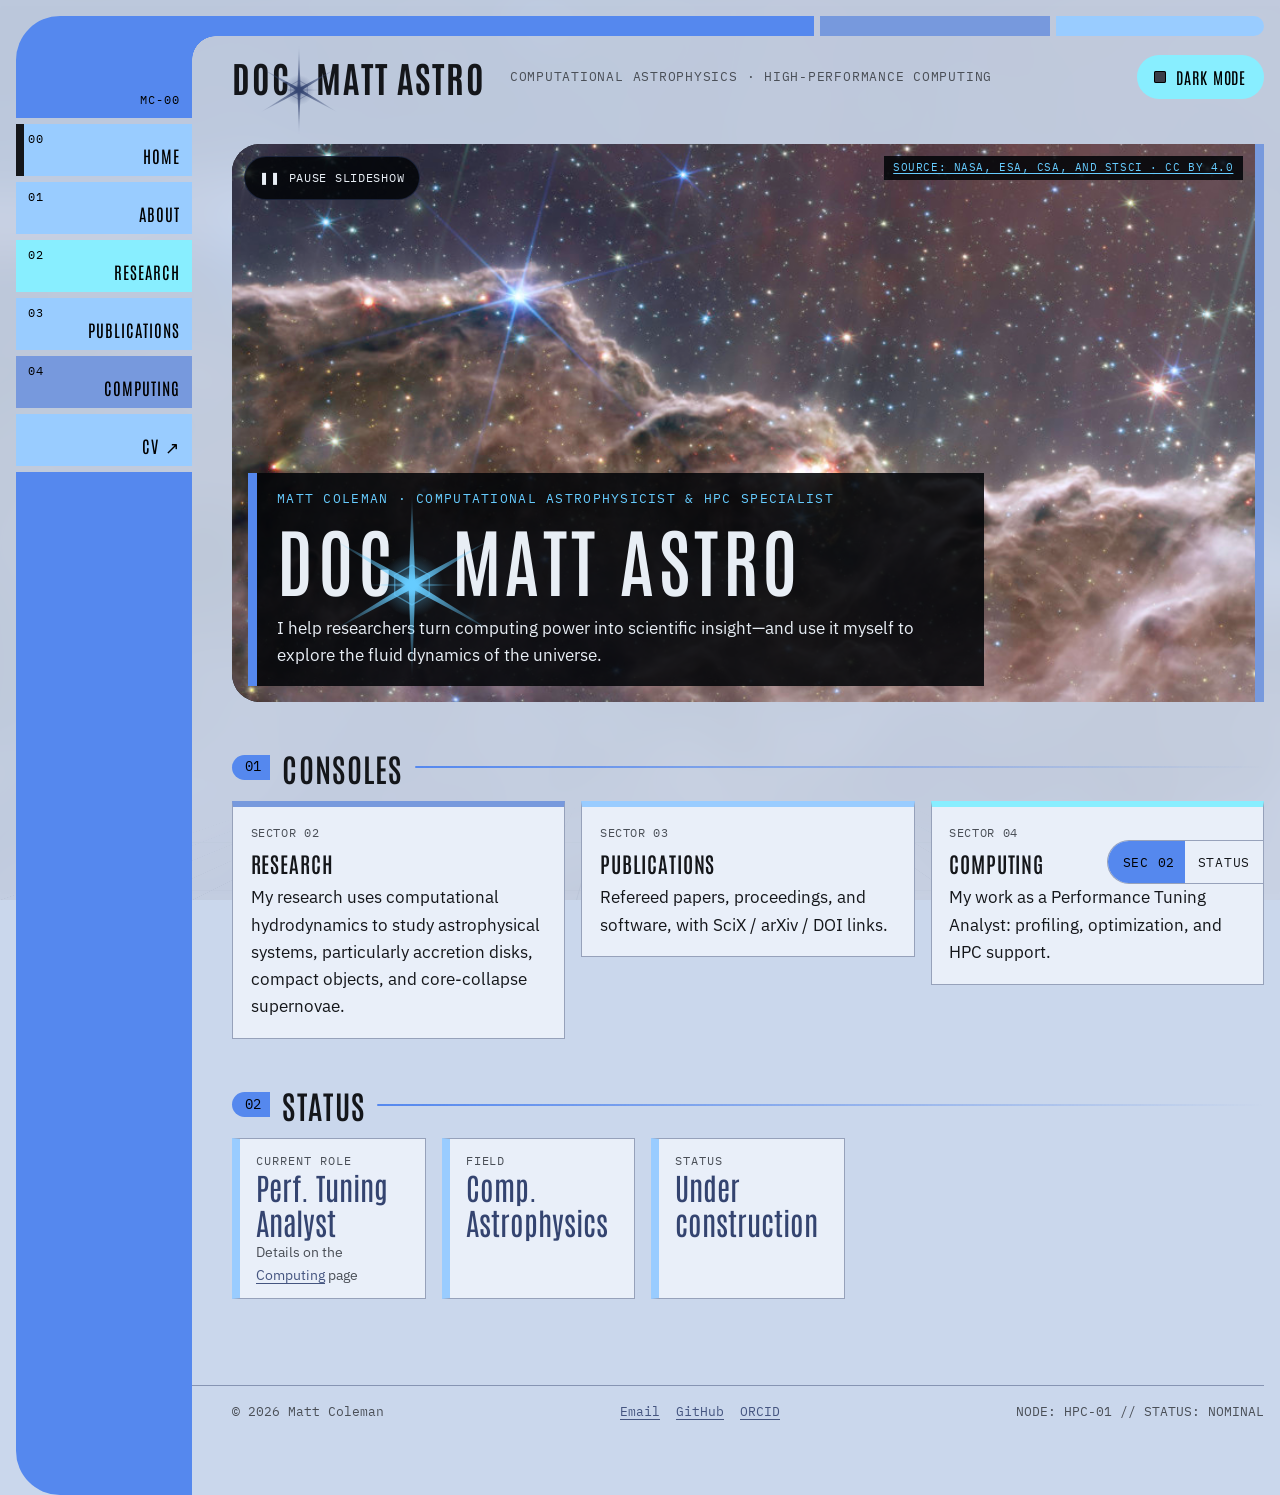
<file: index.html>
<!doctype html>
<html lang="en">
<head>
  <meta charset="utf-8">
  <meta name="viewport" content="width=device-width, initial-scale=1">
  <title>Doc. Matt Astro — Matt Coleman</title>
  <meta name="description" content="Matt Coleman: computational astrophysicist and high-performance computing specialist.">
  <link rel="icon" href="favicon.svg" type="image/svg+xml">

  <!-- 1. Apply a saved light/dark choice before anything is drawn (must come first). -->
  <script src="js/theme-init.js"></script>
  <script src="js/error-trap.js"></script>

  <!-- 2. Fonts: the only thing loaded from outside this site. -->
  <link rel="preconnect" href="https://fonts.googleapis.com">
  <link rel="preconnect" href="https://fonts.gstatic.com" crossorigin>
  <link rel="stylesheet" href="https://fonts.googleapis.com/css2?family=Antonio:wght@400;600;700&family=IBM+Plex+Mono:wght@400;500&family=IBM+Plex+Sans:ital,wght@0,400;0,600;1,400&display=swap">

  <!-- 3. Site styles (tokens first: they define the colors the others use). -->
  <link rel="stylesheet" href="css/tokens.css">
  <link rel="stylesheet" href="css/base.css">
  <link rel="stylesheet" href="css/layout.css">
  <link rel="stylesheet" href="css/components.css">

  <!-- 4. Scripts. "defer" = run after the HTML is read, in this order. -->
  <script src="js/site-data.js" defer></script>
  <script src="data/index.js" defer></script>
  <script src="js/images.js" defer></script>
  <script src="js/psf-star.js" defer></script>
  <script src="js/render.js" defer></script>
  <script src="js/rotator.js" defer></script>
  <script src="js/scrollspy.js" defer></script>
  <script src="js/theme-toggle.js" defer></script>
</head>
<body>
<!-- Page text lives in data/index.js (edit that file to change what this page says). -->

  <a class="skip-link" href="#main">Skip to content</a>

  <div class="frame">
    <!-- LCARS corner block (decoration only) -->
    <div class="elbow" aria-hidden="true"><span class="elbow-code">MC-00</span></div>

    <header class="masthead">
      <a class="wordmark" href="index.html">Doc<span class="sr-only">.</span><span class="psf" aria-hidden="true"></span> Matt Astro</a>
      <p class="masthead-sub">Computational Astrophysics · High-Performance Computing</p>
      <button id="theme-toggle" class="toggle" type="button" aria-pressed="false" hidden>
        <span class="toggle-led" aria-hidden="true"></span>Dark mode
      </button>
    </header>

    <!-- Site navigation. To add a page, copy one <li> line in EVERY .html file. -->
    <nav class="rail" aria-label="Site">
      <ul>
        <li><a href="index.html" aria-current="page"><span class="pill-code">00</span>Home</a></li>
        <li><a href="about.html"><span class="pill-code">01</span>About</a></li>
        <li><a href="research.html"><span class="pill-code">02</span>Research</a></li>
        <li><a href="publications.html"><span class="pill-code">03</span>Publications</a></li>
        <li><a href="computing.html"><span class="pill-code">04</span>Computing</a></li>
        <li><a href="cv/Matt_Coleman_CV.pdf">CV <span aria-hidden="true">↗</span><span class="sr-only">(PDF)</span></a></li>
      </ul>
      <div class="rail-fill" aria-hidden="true"></div>
    </nav>

    <main id="main" tabindex="-1">
      <noscript>
        <div class="noscript-panel">
          <p>This site draws its pages with JavaScript, which is turned off in your browser.
          <a href="nojs/index.html">Read the text-only version of this page</a>, or download the
          <a href="cv/Matt_Coleman_CV.pdf">CV (PDF)</a>.</p>
        </div>
      </noscript>
      <!-- Everything else in <main> is built by js/render.js from data/index.js. -->
    </main>

    <footer class="site-footer">
      <p>© Matt Coleman</p>
    </footer>
  </div>
</body>
</html>
</file>
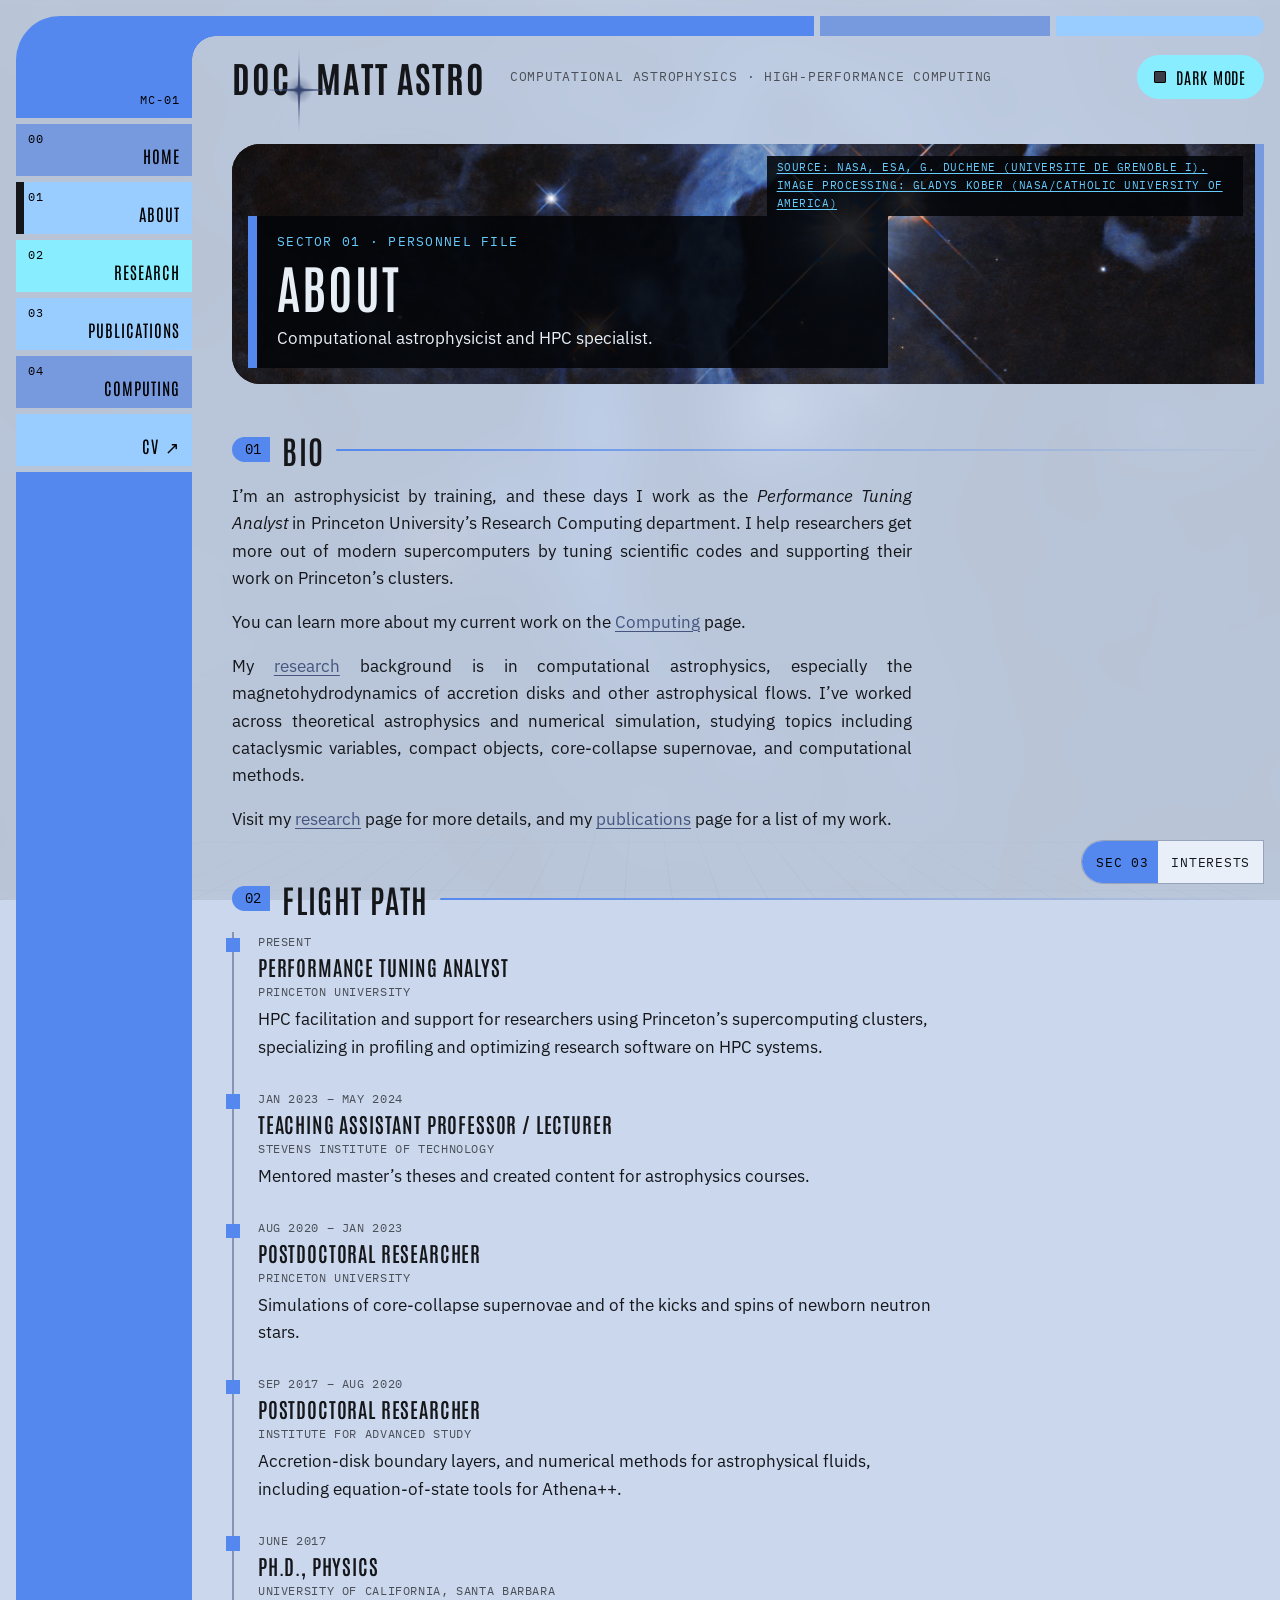
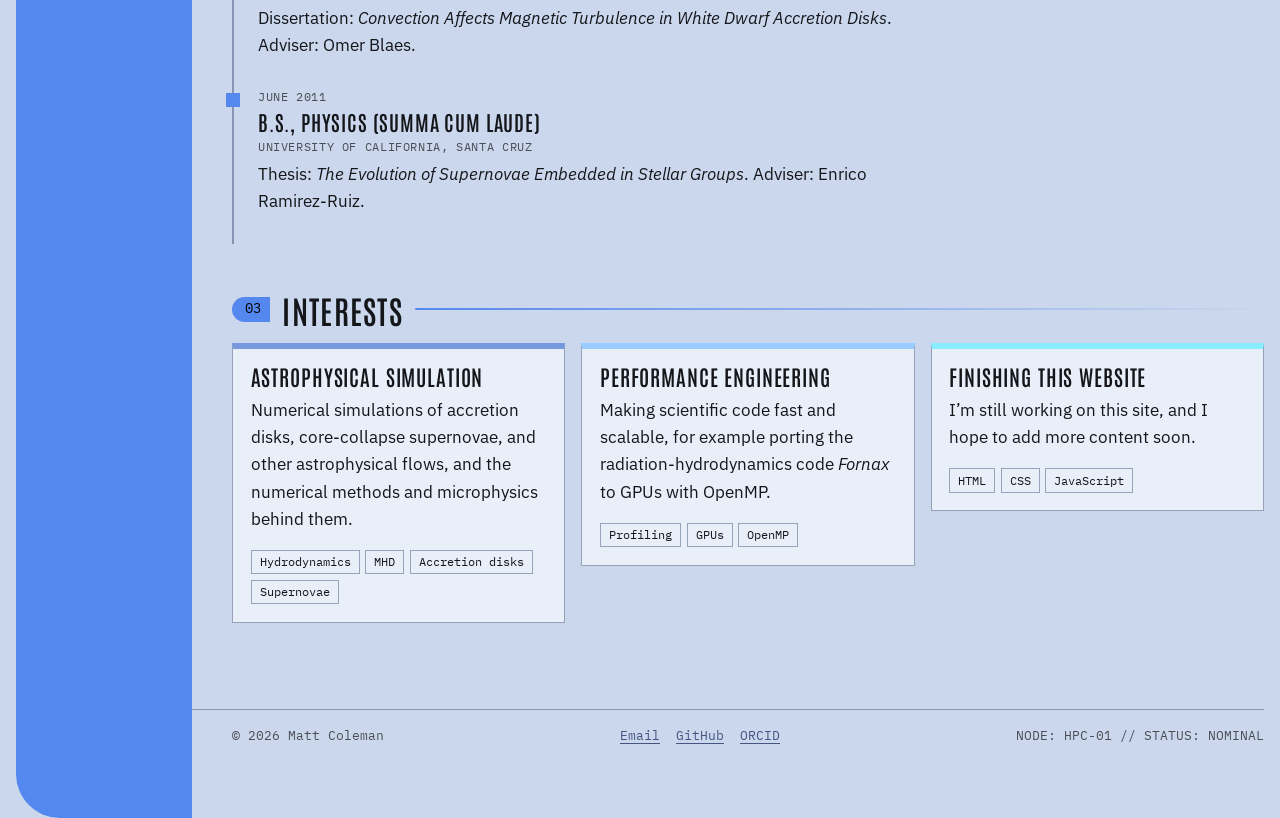
<file: about.html>
<!doctype html>
<html lang="en">
<head>
  <meta charset="utf-8">
  <meta name="viewport" content="width=device-width, initial-scale=1">
  <title>About — Doc. Matt Astro</title>
  <meta name="description" content="About Matt Coleman: background, education and interests.">
  <link rel="icon" href="favicon.svg" type="image/svg+xml">

  <!-- 1. Apply a saved light/dark choice before anything is drawn (must come first). -->
  <script src="js/theme-init.js"></script>
  <script src="js/error-trap.js"></script>

  <!-- 2. Fonts: the only thing loaded from outside this site. -->
  <link rel="preconnect" href="https://fonts.googleapis.com">
  <link rel="preconnect" href="https://fonts.gstatic.com" crossorigin>
  <link rel="stylesheet" href="https://fonts.googleapis.com/css2?family=Antonio:wght@400;600;700&family=IBM+Plex+Mono:wght@400;500&family=IBM+Plex+Sans:ital,wght@0,400;0,600;1,400&display=swap">

  <!-- 3. Site styles (tokens first: they define the colors the others use). -->
  <link rel="stylesheet" href="css/tokens.css">
  <link rel="stylesheet" href="css/base.css">
  <link rel="stylesheet" href="css/layout.css">
  <link rel="stylesheet" href="css/components.css">

  <!-- 4. Scripts. "defer" = run after the HTML is read, in this order. -->
  <script src="js/site-data.js" defer></script>
  <script src="data/about.js" defer></script>
  <script src="js/images.js" defer></script>
  <script src="js/psf-star.js" defer></script>
  <script src="js/render.js" defer></script>
  <script src="js/rotator.js" defer></script>
  <script src="js/scrollspy.js" defer></script>
  <script src="js/theme-toggle.js" defer></script>
</head>
<body>
<!-- Page text lives in data/about.js (edit that file to change what this page says). -->

  <a class="skip-link" href="#main">Skip to content</a>

  <div class="frame">
    <!-- LCARS corner block (decoration only) -->
    <div class="elbow" aria-hidden="true"><span class="elbow-code">MC-01</span></div>

    <header class="masthead">
      <a class="wordmark" href="index.html">Doc<span class="sr-only">.</span><span class="psf" aria-hidden="true"></span> Matt Astro</a>
      <p class="masthead-sub">Computational Astrophysics · High-Performance Computing</p>
      <button id="theme-toggle" class="toggle" type="button" aria-pressed="false" hidden>
        <span class="toggle-led" aria-hidden="true"></span>Dark mode
      </button>
    </header>

    <!-- Site navigation. To add a page, copy one <li> line in EVERY .html file. -->
    <nav class="rail" aria-label="Site">
      <ul>
        <li><a href="index.html"><span class="pill-code">00</span>Home</a></li>
        <li><a href="about.html" aria-current="page"><span class="pill-code">01</span>About</a></li>
        <li><a href="research.html"><span class="pill-code">02</span>Research</a></li>
        <li><a href="publications.html"><span class="pill-code">03</span>Publications</a></li>
        <li><a href="computing.html"><span class="pill-code">04</span>Computing</a></li>
        <li><a href="cv/Matt_Coleman_CV.pdf">CV <span aria-hidden="true">↗</span><span class="sr-only">(PDF)</span></a></li>
      </ul>
      <div class="rail-fill" aria-hidden="true"></div>
    </nav>

    <main id="main" tabindex="-1">
      <noscript>
        <div class="noscript-panel">
          <p>This site draws its pages with JavaScript, which is turned off in your browser.
          <a href="nojs/about.html">Read the text-only version of this page</a>, or download the
          <a href="cv/Matt_Coleman_CV.pdf">CV (PDF)</a>.</p>
        </div>
      </noscript>
      <!-- Everything else in <main> is built by js/render.js from data/about.js. -->
    </main>

    <footer class="site-footer">
      <p>© Matt Coleman</p>
    </footer>
  </div>
</body>
</html>
</file>
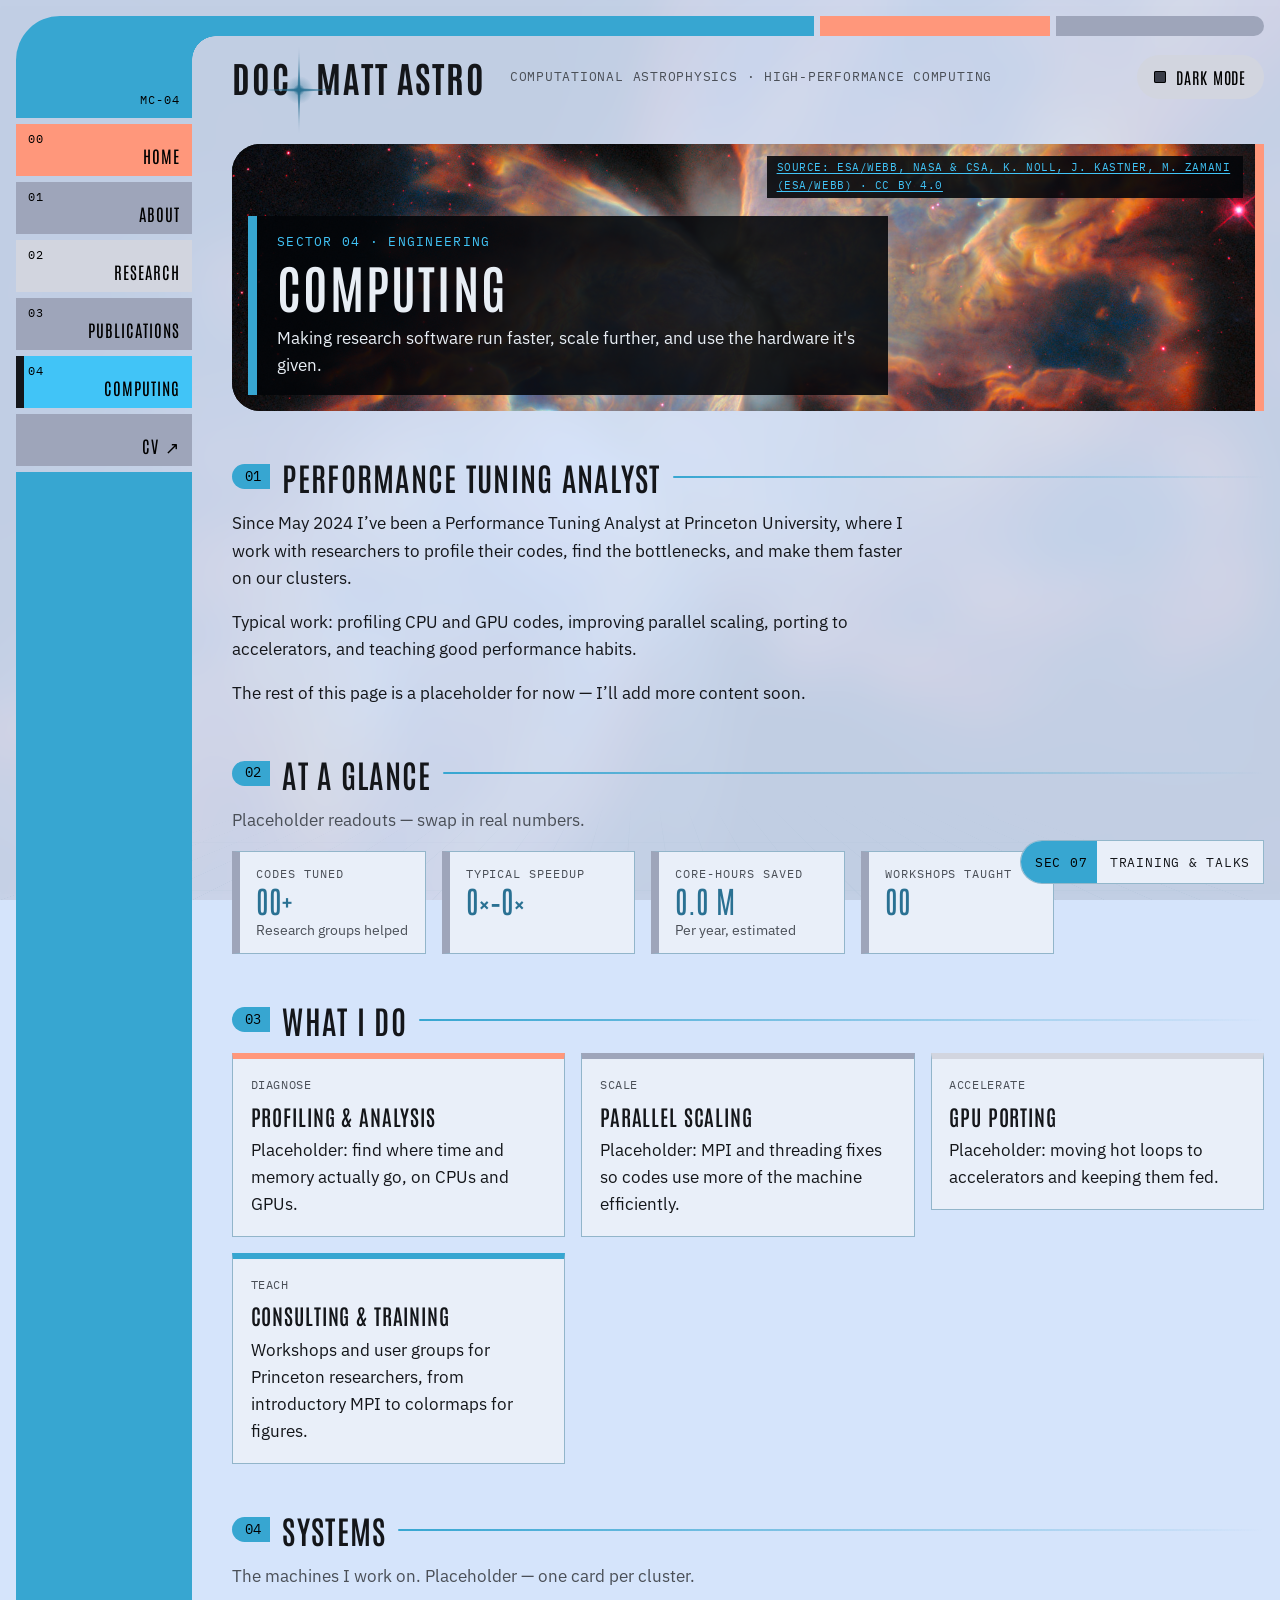
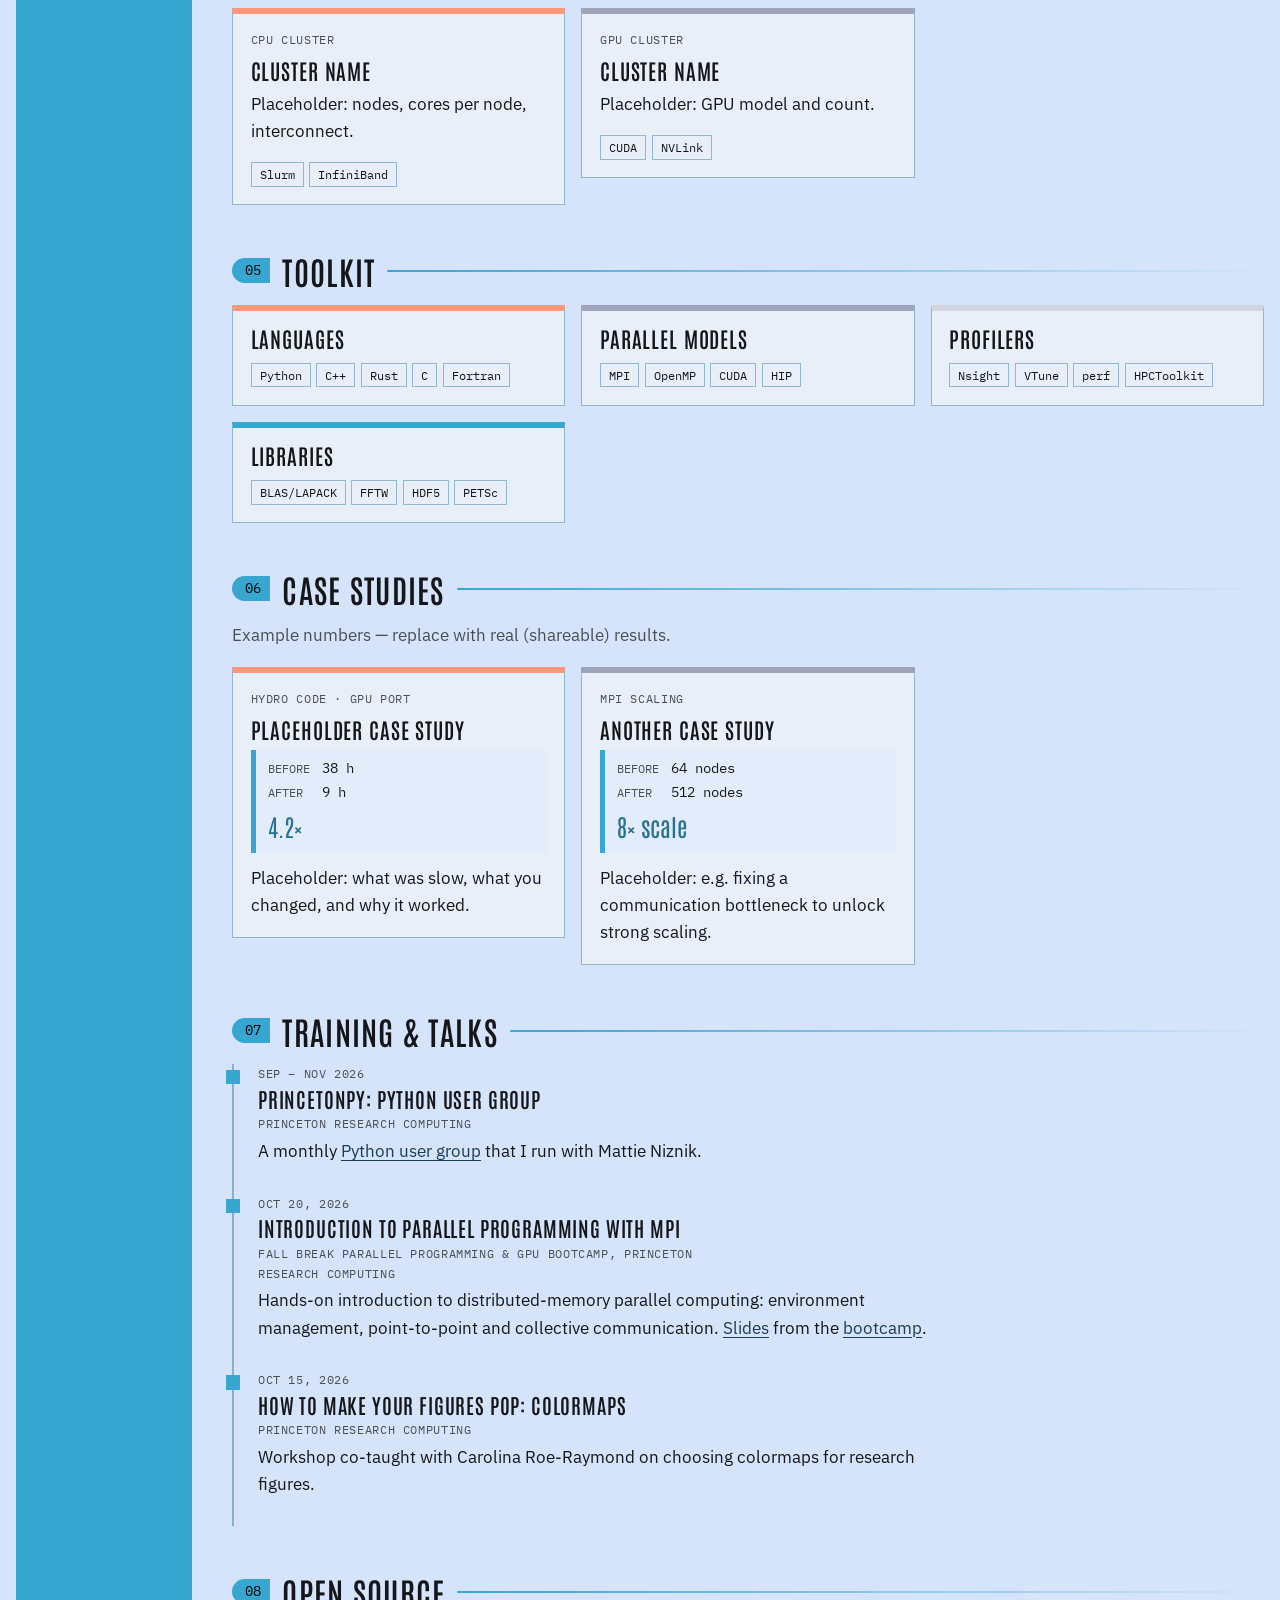
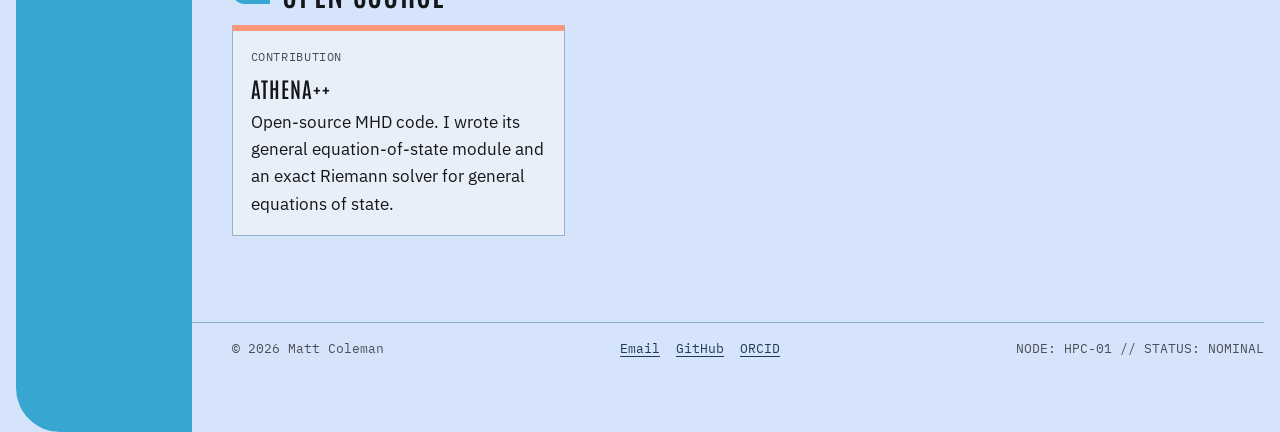
<file: computing.html>
<!doctype html>
<html lang="en">
<head>
  <meta charset="utf-8">
  <meta name="viewport" content="width=device-width, initial-scale=1">
  <title>Computing — Doc. Matt Astro</title>
  <meta name="description" content="Matt Coleman's high-performance computing work as a Performance Tuning Analyst.">
  <link rel="icon" href="favicon.svg" type="image/svg+xml">

  <!-- 1. Apply a saved light/dark choice before anything is drawn (must come first). -->
  <script src="js/theme-init.js"></script>
  <script src="js/error-trap.js"></script>

  <!-- 2. Fonts: the only thing loaded from outside this site. -->
  <link rel="preconnect" href="https://fonts.googleapis.com">
  <link rel="preconnect" href="https://fonts.gstatic.com" crossorigin>
  <link rel="stylesheet" href="https://fonts.googleapis.com/css2?family=Antonio:wght@400;600;700&family=IBM+Plex+Mono:wght@400;500&family=IBM+Plex+Sans:ital,wght@0,400;0,600;1,400&display=swap">

  <!-- 3. Site styles (tokens first: they define the colors the others use). -->
  <link rel="stylesheet" href="css/tokens.css">
  <link rel="stylesheet" href="css/base.css">
  <link rel="stylesheet" href="css/layout.css">
  <link rel="stylesheet" href="css/components.css">

  <!-- 4. Scripts. "defer" = run after the HTML is read, in this order. -->
  <script src="js/site-data.js" defer></script>
  <script src="data/computing.js" defer></script>
  <script src="js/images.js" defer></script>
  <script src="js/psf-star.js" defer></script>
  <script src="js/render.js" defer></script>
  <script src="js/rotator.js" defer></script>
  <script src="js/scrollspy.js" defer></script>
  <script src="js/theme-toggle.js" defer></script>
</head>
<body>
<!-- Page text lives in data/computing.js (edit that file to change what this page says). -->

  <a class="skip-link" href="#main">Skip to content</a>

  <div class="frame">
    <!-- LCARS corner block (decoration only) -->
    <div class="elbow" aria-hidden="true"><span class="elbow-code">MC-04</span></div>

    <header class="masthead">
      <a class="wordmark" href="index.html">Doc<span class="sr-only">.</span><span class="psf" aria-hidden="true"></span> Matt Astro</a>
      <p class="masthead-sub">Computational Astrophysics · High-Performance Computing</p>
      <button id="theme-toggle" class="toggle" type="button" aria-pressed="false" hidden>
        <span class="toggle-led" aria-hidden="true"></span>Dark mode
      </button>
    </header>

    <!-- Site navigation. To add a page, copy one <li> line in EVERY .html file. -->
    <nav class="rail" aria-label="Site">
      <ul>
        <li><a href="index.html"><span class="pill-code">00</span>Home</a></li>
        <li><a href="about.html"><span class="pill-code">01</span>About</a></li>
        <li><a href="research.html"><span class="pill-code">02</span>Research</a></li>
        <li><a href="publications.html"><span class="pill-code">03</span>Publications</a></li>
        <li><a href="computing.html" aria-current="page"><span class="pill-code">04</span>Computing</a></li>
        <li><a href="cv/Matt_Coleman_CV.pdf">CV <span aria-hidden="true">↗</span><span class="sr-only">(PDF)</span></a></li>
      </ul>
      <div class="rail-fill" aria-hidden="true"></div>
    </nav>

    <main id="main" tabindex="-1">
      <noscript>
        <div class="noscript-panel">
          <p>This site draws its pages with JavaScript, which is turned off in your browser.
          <a href="nojs/computing.html">Read the text-only version of this page</a>, or download the
          <a href="cv/Matt_Coleman_CV.pdf">CV (PDF)</a>.</p>
        </div>
      </noscript>
      <!-- Everything else in <main> is built by js/render.js from data/computing.js. -->
    </main>

    <footer class="site-footer">
      <p>© Matt Coleman</p>
    </footer>
  </div>
</body>
</html>
</file>
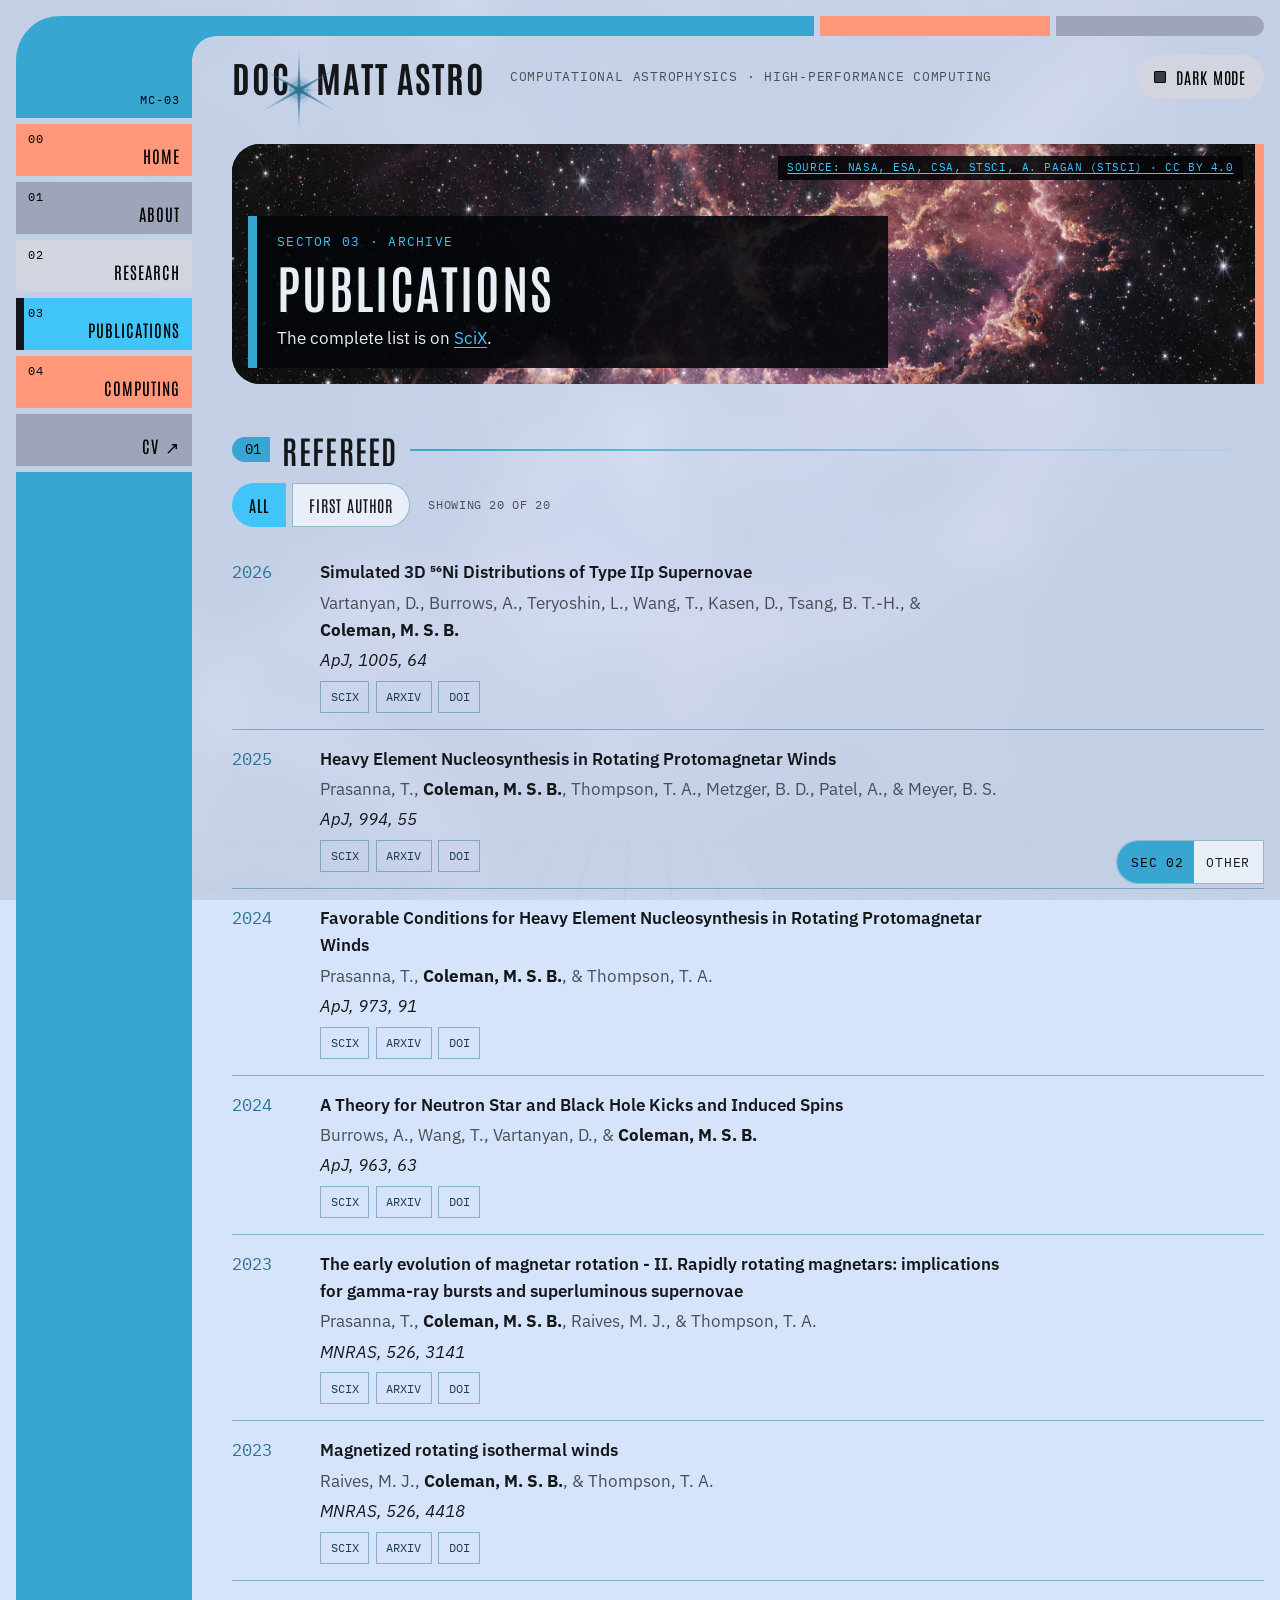
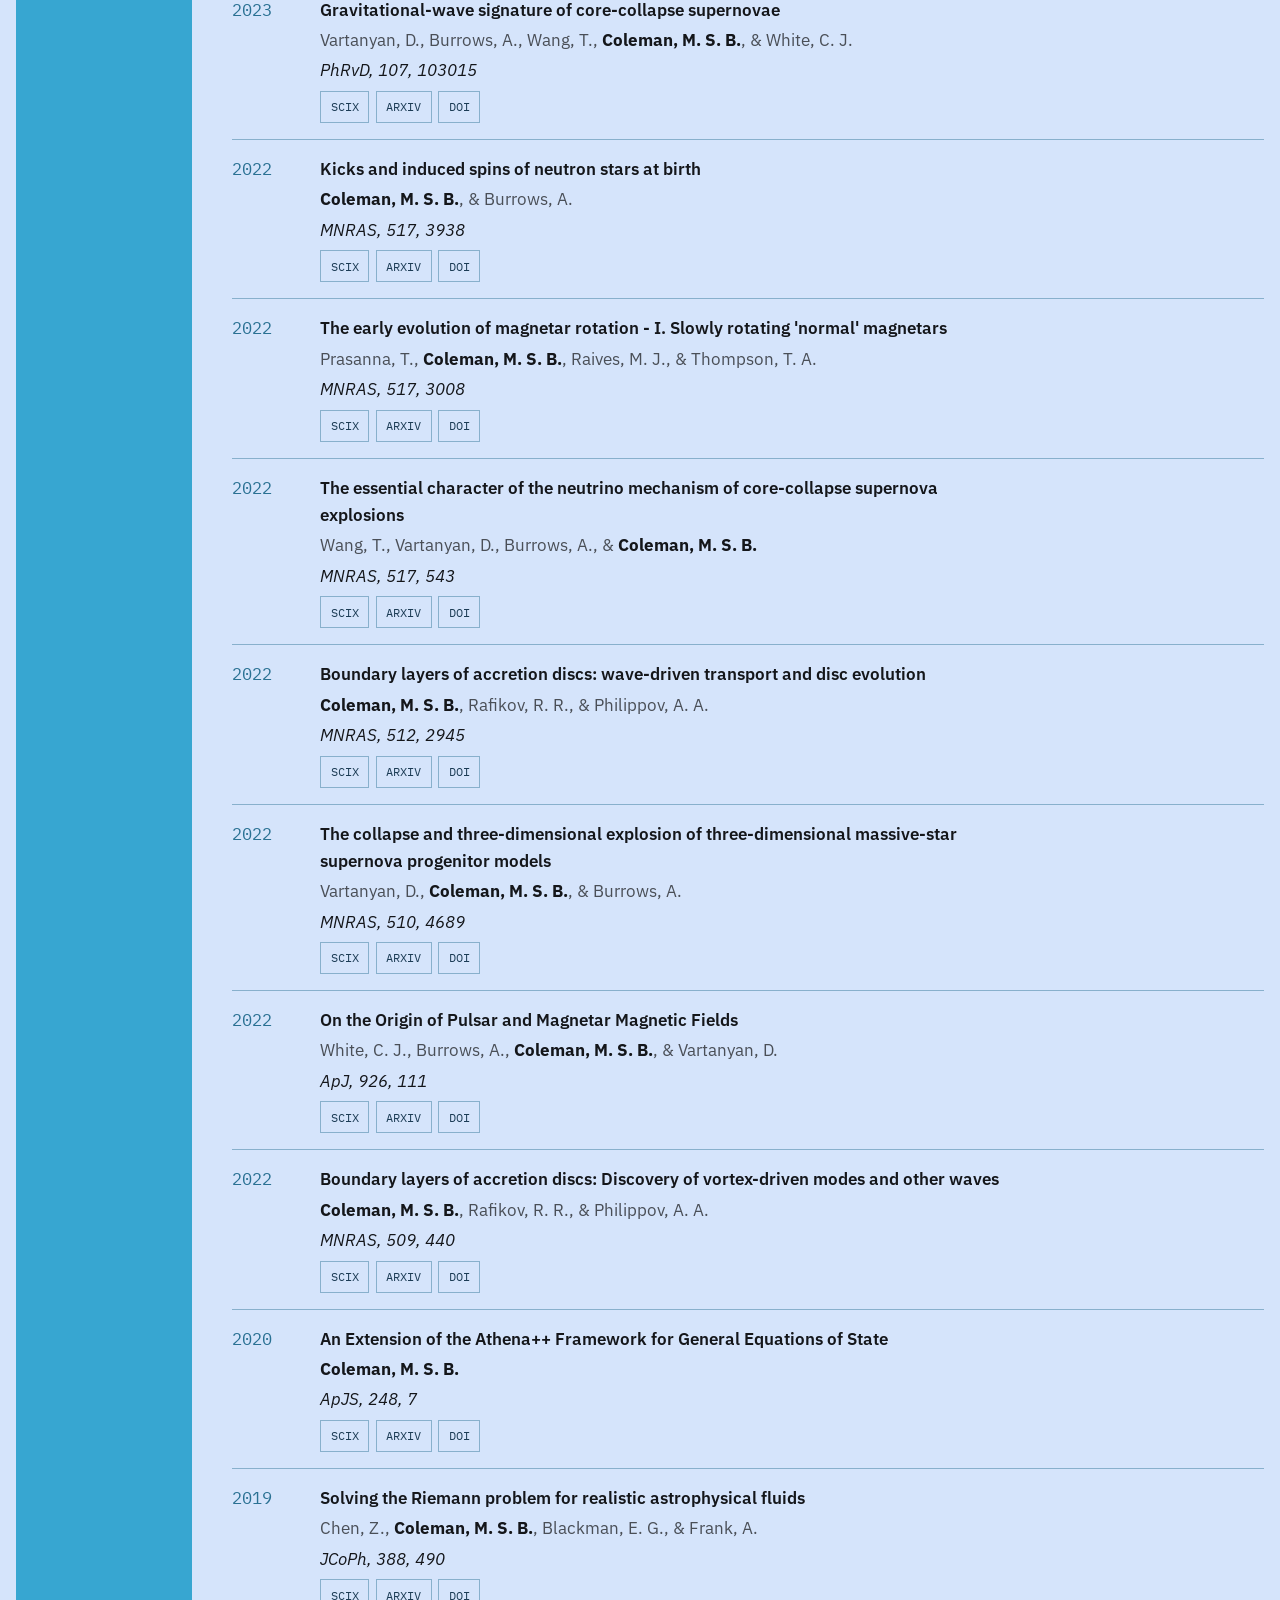
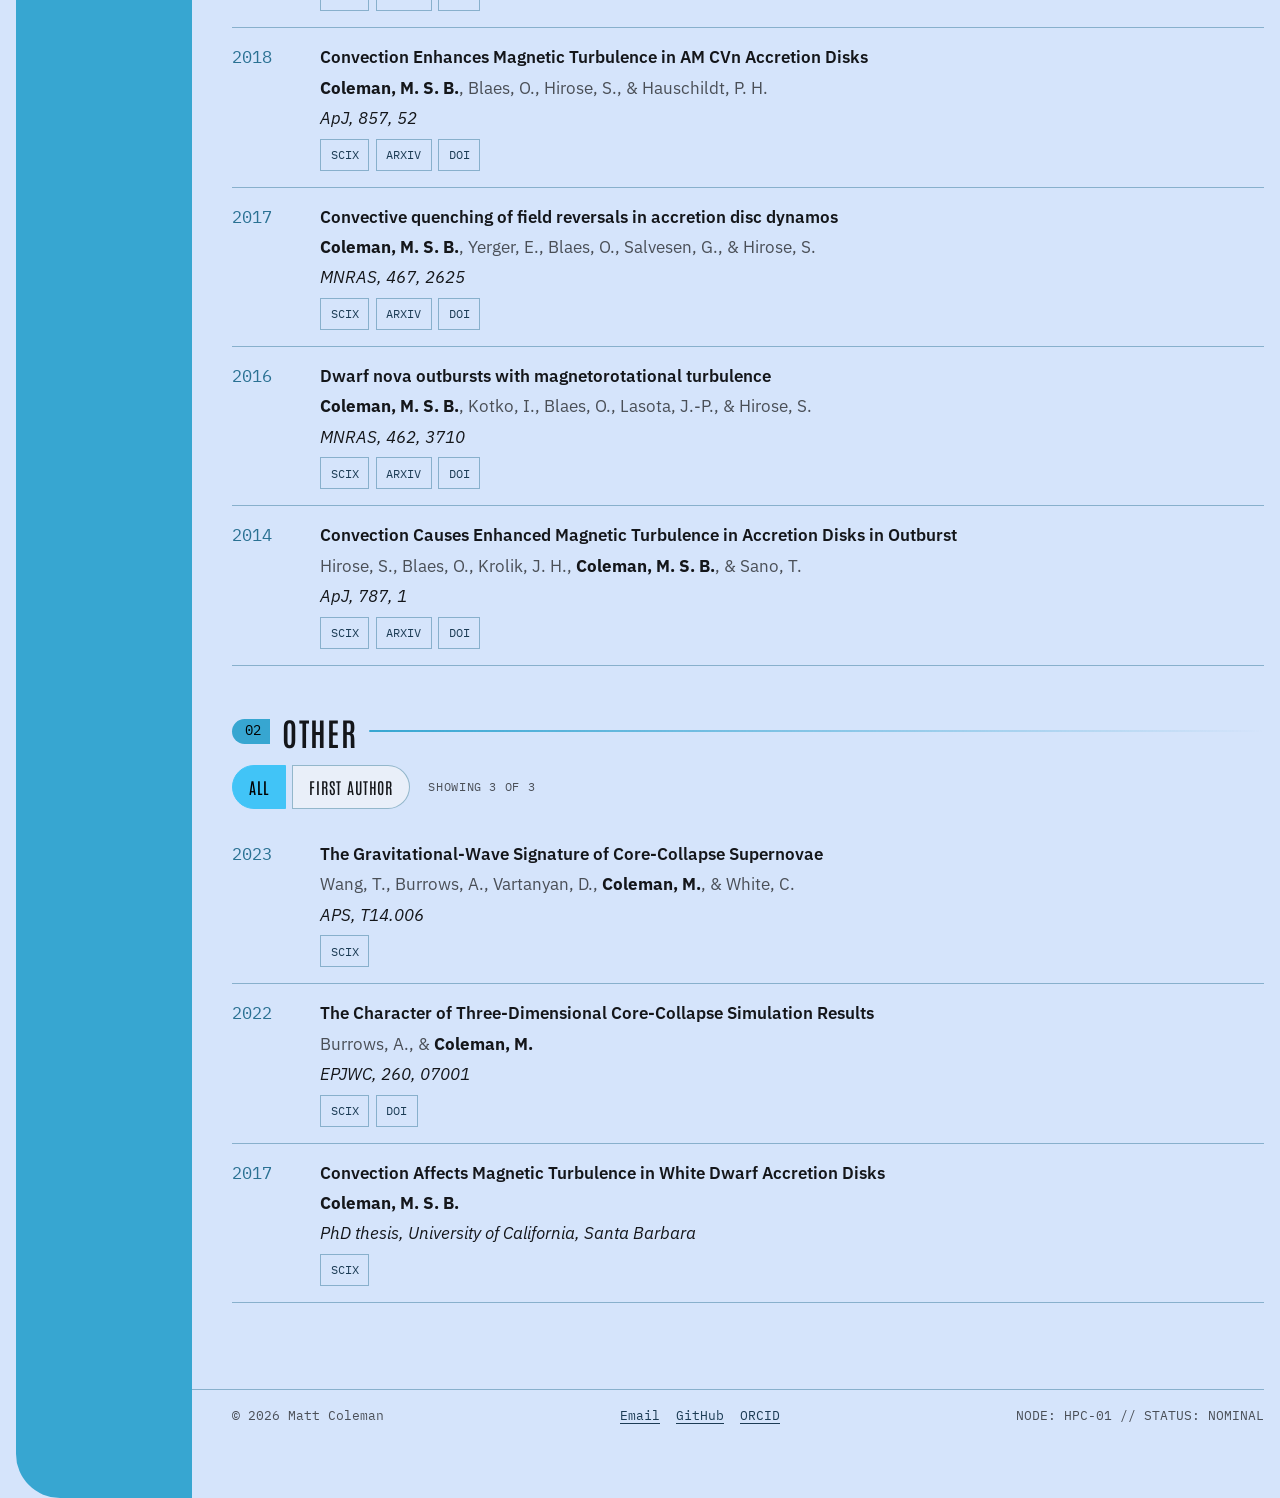
<file: publications.html>
<!doctype html>
<html lang="en">
<head>
  <meta charset="utf-8">
  <meta name="viewport" content="width=device-width, initial-scale=1">
  <title>Publications — Doc. Matt Astro</title>
  <meta name="description" content="Publications by Matt Coleman.">
  <link rel="icon" href="favicon.svg" type="image/svg+xml">

  <!-- 1. Apply a saved light/dark choice before anything is drawn (must come first). -->
  <script src="js/theme-init.js"></script>
  <script src="js/error-trap.js"></script>

  <!-- 2. Fonts: the only thing loaded from outside this site. -->
  <link rel="preconnect" href="https://fonts.googleapis.com">
  <link rel="preconnect" href="https://fonts.gstatic.com" crossorigin>
  <link rel="stylesheet" href="https://fonts.googleapis.com/css2?family=Antonio:wght@400;600;700&family=IBM+Plex+Mono:wght@400;500&family=IBM+Plex+Sans:ital,wght@0,400;0,600;1,400&display=swap">

  <!-- 3. Site styles (tokens first: they define the colors the others use). -->
  <link rel="stylesheet" href="css/tokens.css">
  <link rel="stylesheet" href="css/base.css">
  <link rel="stylesheet" href="css/layout.css">
  <link rel="stylesheet" href="css/components.css">

  <!-- 4. Scripts. "defer" = run after the HTML is read, in this order. -->
  <script src="js/site-data.js" defer></script>
  <script src="data/publications.js" defer></script>
  <script src="js/images.js" defer></script>
  <script src="js/psf-star.js" defer></script>
  <script src="js/render.js" defer></script>
  <script src="js/rotator.js" defer></script>
  <script src="js/scrollspy.js" defer></script>
  <script src="js/theme-toggle.js" defer></script>
</head>
<body>
<!-- Page text lives in data/publications.js (edit that file to change what this page says). -->

  <a class="skip-link" href="#main">Skip to content</a>

  <div class="frame">
    <!-- LCARS corner block (decoration only) -->
    <div class="elbow" aria-hidden="true"><span class="elbow-code">MC-03</span></div>

    <header class="masthead">
      <a class="wordmark" href="index.html">Doc<span class="sr-only">.</span><span class="psf" aria-hidden="true"></span> Matt Astro</a>
      <p class="masthead-sub">Computational Astrophysics · High-Performance Computing</p>
      <button id="theme-toggle" class="toggle" type="button" aria-pressed="false" hidden>
        <span class="toggle-led" aria-hidden="true"></span>Dark mode
      </button>
    </header>

    <!-- Site navigation. To add a page, copy one <li> line in EVERY .html file. -->
    <nav class="rail" aria-label="Site">
      <ul>
        <li><a href="index.html"><span class="pill-code">00</span>Home</a></li>
        <li><a href="about.html"><span class="pill-code">01</span>About</a></li>
        <li><a href="research.html"><span class="pill-code">02</span>Research</a></li>
        <li><a href="publications.html" aria-current="page"><span class="pill-code">03</span>Publications</a></li>
        <li><a href="computing.html"><span class="pill-code">04</span>Computing</a></li>
        <li><a href="cv/Matt_Coleman_CV.pdf">CV <span aria-hidden="true">↗</span><span class="sr-only">(PDF)</span></a></li>
      </ul>
      <div class="rail-fill" aria-hidden="true"></div>
    </nav>

    <main id="main" tabindex="-1">
      <noscript>
        <div class="noscript-panel">
          <p>This site draws its pages with JavaScript, which is turned off in your browser.
          <a href="nojs/publications.html">Read the text-only version of this page</a>, or download the
          <a href="cv/Matt_Coleman_CV.pdf">CV (PDF)</a>.</p>
        </div>
      </noscript>
      <!-- Everything else in <main> is built by js/render.js from data/publications.js. -->
    </main>

    <footer class="site-footer">
      <p>© Matt Coleman</p>
    </footer>
  </div>
</body>
</html>
</file>
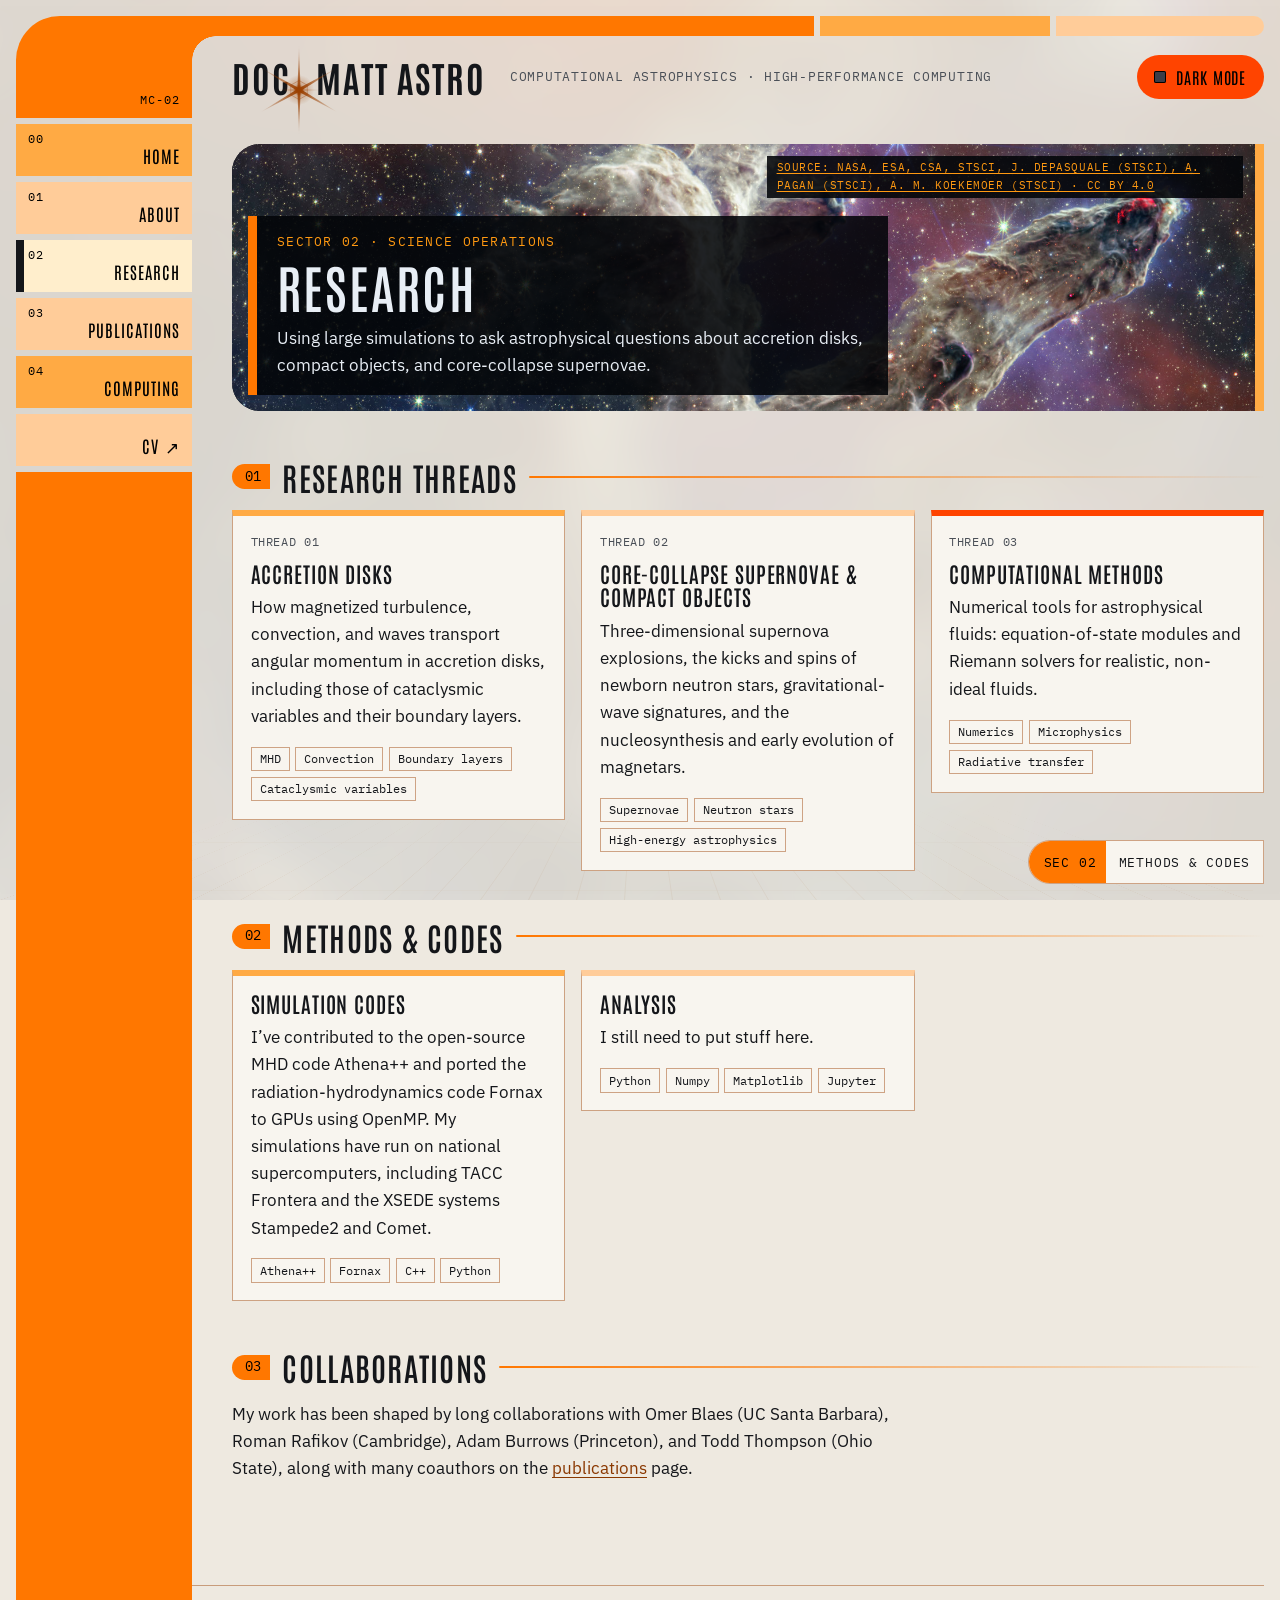
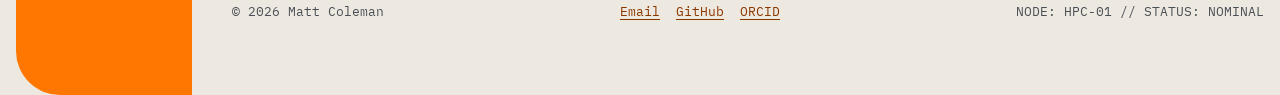
<file: research.html>
<!doctype html>
<html lang="en">
<head>
  <meta charset="utf-8">
  <meta name="viewport" content="width=device-width, initial-scale=1">
  <title>Research — Doc. Matt Astro</title>
  <meta name="description" content="Research by Matt Coleman in computational astrophysics.">
  <link rel="icon" href="favicon.svg" type="image/svg+xml">

  <!-- 1. Apply a saved light/dark choice before anything is drawn (must come first). -->
  <script src="js/theme-init.js"></script>
  <script src="js/error-trap.js"></script>

  <!-- 2. Fonts: the only thing loaded from outside this site. -->
  <link rel="preconnect" href="https://fonts.googleapis.com">
  <link rel="preconnect" href="https://fonts.gstatic.com" crossorigin>
  <link rel="stylesheet" href="https://fonts.googleapis.com/css2?family=Antonio:wght@400;600;700&family=IBM+Plex+Mono:wght@400;500&family=IBM+Plex+Sans:ital,wght@0,400;0,600;1,400&display=swap">

  <!-- 3. Site styles (tokens first: they define the colors the others use). -->
  <link rel="stylesheet" href="css/tokens.css">
  <link rel="stylesheet" href="css/base.css">
  <link rel="stylesheet" href="css/layout.css">
  <link rel="stylesheet" href="css/components.css">

  <!-- 4. Scripts. "defer" = run after the HTML is read, in this order. -->
  <script src="js/site-data.js" defer></script>
  <script src="data/research.js" defer></script>
  <script src="js/images.js" defer></script>
  <script src="js/psf-star.js" defer></script>
  <script src="js/render.js" defer></script>
  <script src="js/rotator.js" defer></script>
  <script src="js/scrollspy.js" defer></script>
  <script src="js/theme-toggle.js" defer></script>
</head>
<body>
<!-- Page text lives in data/research.js (edit that file to change what this page says). -->

  <a class="skip-link" href="#main">Skip to content</a>

  <div class="frame">
    <!-- LCARS corner block (decoration only) -->
    <div class="elbow" aria-hidden="true"><span class="elbow-code">MC-02</span></div>

    <header class="masthead">
      <a class="wordmark" href="index.html">Doc<span class="sr-only">.</span><span class="psf" aria-hidden="true"></span> Matt Astro</a>
      <p class="masthead-sub">Computational Astrophysics · High-Performance Computing</p>
      <button id="theme-toggle" class="toggle" type="button" aria-pressed="false" hidden>
        <span class="toggle-led" aria-hidden="true"></span>Dark mode
      </button>
    </header>

    <!-- Site navigation. To add a page, copy one <li> line in EVERY .html file. -->
    <nav class="rail" aria-label="Site">
      <ul>
        <li><a href="index.html"><span class="pill-code">00</span>Home</a></li>
        <li><a href="about.html"><span class="pill-code">01</span>About</a></li>
        <li><a href="research.html" aria-current="page"><span class="pill-code">02</span>Research</a></li>
        <li><a href="publications.html"><span class="pill-code">03</span>Publications</a></li>
        <li><a href="computing.html"><span class="pill-code">04</span>Computing</a></li>
        <li><a href="cv/Matt_Coleman_CV.pdf">CV <span aria-hidden="true">↗</span><span class="sr-only">(PDF)</span></a></li>
      </ul>
      <div class="rail-fill" aria-hidden="true"></div>
    </nav>

    <main id="main" tabindex="-1">
      <noscript>
        <div class="noscript-panel">
          <p>This site draws its pages with JavaScript, which is turned off in your browser.
          <a href="nojs/research.html">Read the text-only version of this page</a>, or download the
          <a href="cv/Matt_Coleman_CV.pdf">CV (PDF)</a>.</p>
        </div>
      </noscript>
      <!-- Everything else in <main> is built by js/render.js from data/research.js. -->
    </main>

    <footer class="site-footer">
      <p>© Matt Coleman</p>
    </footer>
  </div>
</body>
</html>
</file>
<file: css/tokens.css>
/* =====================================================================
   tokens.css — every color, font, size and speed used on the site.

   HOW THIS FILE WORKS
   1. "Primitives" are raw colors with descriptive names.
   2. "Semantic" tokens say what a color is FOR (background, text, ...).
      The other CSS files only ever use the semantic tokens, so changing
      a theme means editing this file and nothing else.
   3. There are three LCARS "styles", taken from thelcars.com/themes:
        Lower Decks (orange), Lower Decks PADD (blue), and Picard.
      js/theme-init.js picks one at random on every page load and sets
      <html data-style="...">. Each style only fills in the panel colors
      and the --s-* accent variables; the light/dark blocks below read them.
      With no JavaScript the default (Lower Decks orange) is used.
   4. Light theme is the default. Dark theme kicks in when
        a) the visitor's system is set to dark (and they haven't picked
           light with the toggle), or
        b) the visitor picked dark with the toggle.
      The two dark blocks below must stay identical — edit both together.
   ===================================================================== */

:root {
  /* ---------- Primitives (raw colors) ---------- */
  /* Lower Decks (orange) — names and values from thelcars.com */
  --ld-october-sunset: #FF4400;
  --ld-orange:         #FF7700;
  --ld-harvest-gold:   #FFAA44;
  --ld-honey:          #FFCC99;
  --ld-butter:         #FFEECC;
  --ld-daybreak:       #FF9911;
  /* Lower Decks PADD (blue) */
  --pd-alpha-blue:     #5588EE;
  --pd-beta-blue:      #7799DD;
  --pd-arctic-snow:    #99CCFF;
  --pd-arctic-ice:     #66CCFF;
  --pd-radioactive:    #88EEFF;
  --pd-night-cloud:    #344470;
  --pd-night-rain:     #455580;
  --pd-sunset-red:     #FF3300;
  /* Picard */
  --pc-blue:           #37A6D1;
  --pc-bright-blue:    #41C4F7;
  --pc-dark-blue:      #1C3C55;
  --pc-medium-dark-blue: #2A7193;
  --pc-light-gray:     #9EA5BA;
  --pc-ghost-gray:     #D2D5DF;
  --pc-orange-red:     #E7442A;
  --pc-pale-orange-red: #FF977B;
  --ink:          #14161A;   /* near-black */
  --void:         #05070B;   /* deep-space black */
  --paper:        #EEE9E0;   /* warm "console paper" */

  /* ---------- Fonts (loaded from Google Fonts in each page's <head>) ---------- */
  --font-display: "Antonio", "Arial Narrow", sans-serif;     /* LCARS labels */
  --font-body:    "IBM Plex Sans", system-ui, sans-serif;    /* paragraphs */
  --font-mono:    "IBM Plex Mono", ui-monospace, monospace;  /* readouts */

  /* ---------- Sizes ---------- */
  --rail-w:  11rem;    /* width of the left navigation rail */
  --bar-h:   1.25rem;  /* thickness of the LCARS header bar */
  --fillet:  1.5rem;   /* radius of the inner elbow curve */
  --gap:     0.375rem; /* the thin black gaps between LCARS blocks */
  --radius-elbow: 2.75rem;
  --measure: 68ch;     /* comfortable max line length for paragraphs */

  /* ---------- Motion ---------- */
  --dur:  160ms;                       /* hover/focus transition length */
  --dur-fade: 1.2s;                    /* crossfade between rotating photos */
  --ease: cubic-bezier(.2, .7, .3, 1);

  /* ---------- Style: Lower Decks (default) ---------- */
  --panel-1:     var(--ld-orange);        /* LCARS block fills ... */
  --panel-2:     var(--ld-harvest-gold);
  --panel-3:     var(--ld-honey);
  --panel-4:     var(--ld-october-sunset);
  --s-accent-light:     #9A3F00;          /* darkened to be readable on paper */
  --s-accent-light-rgb: 154, 63, 0;
  --s-link-light:       #8A3800;
  --s-fill-light:       var(--ld-butter); /* "selected" fill, black text */
  --s-bg-light:         var(--paper);     /* page background in light theme */
  --s-surface-light:    #F8F5EF;          /* cards and panels in light theme */
  --s-accent-dark:      var(--ld-daybreak);
  --s-accent-dark-rgb:  255, 153, 17;

  /* ---------- Semantic tokens: LIGHT theme ("daylight control room") ---------- */
  color-scheme: light;
  --bg:          var(--s-bg-light);
  --surface:     var(--s-surface-light);   /* cards and panels */
  --text:        var(--ink);
  --text-muted:  #4A4F57;
  --accent:      var(--s-accent-light);    /* headings' accents, readout values */
  --link:        var(--s-link-light);
  --line:        rgba(var(--s-accent-light-rgb), 0.45);  /* hairline borders */
  --on-panel:    #000;                     /* ... always with black text */
  --accent-fill: var(--s-fill-light);      /* "selected" fill, black text */
  --glow:        none;                     /* no glow in daylight — it reads as blur */
  --glow-strong: 0 0 0 1px var(--accent);
  --grid-line:   rgba(var(--s-accent-light-rgb), 0.5);
  --grid-opacity: 0.12;
  --backdrop-veil: 90%;                 /* % of page color laid over the blurred photo */
  --scrim:       rgba(3, 5, 9, 0.88);      /* backing behind text on photos */
  --focus:       #0047D6;
}

/* ---------- Style: Lower Decks PADD (blue) ---------- */
:root[data-style="lower-decks-padd"] {
  --panel-1:     var(--pd-alpha-blue);
  --panel-2:     var(--pd-beta-blue);
  --panel-3:     var(--pd-arctic-snow);
  --panel-4:     var(--pd-radioactive);
  --s-accent-light:     var(--pd-night-cloud);
  --s-accent-light-rgb: 52, 68, 112;
  --s-link-light:       var(--pd-night-rain);
  --s-fill-light:       var(--pd-arctic-snow);
  --s-bg-light:         #cad7ec;          /* cool blue-gray instead of cream */
  --s-surface-light:    #e9eff9;
  --s-accent-dark:      var(--pd-arctic-ice);
  --s-accent-dark-rgb:  102, 204, 255;
}

/* ---------- Style: Picard ---------- */
:root[data-style="picard"] {
  --panel-1:     var(--pc-blue);
  --panel-2:     var(--pc-pale-orange-red);
  --panel-3:     var(--pc-light-gray);
  --panel-4:     var(--pc-ghost-gray);
  --s-accent-light:     var(--pc-medium-dark-blue);
  --s-accent-light-rgb: 42, 113, 147;
  --s-link-light:       var(--pc-dark-blue);
  --s-fill-light:       var(--pc-bright-blue);
  --s-bg-light:         #d5e4fb;          /* cool blue-gray instead of cream */
  --s-surface-light:    #e9eff9;
  --s-accent-dark:      var(--pc-bright-blue);
  --s-accent-dark-rgb:  65, 196, 247;
}

/* ---------- DARK theme ("night watch"), automatic ---------- */
@media (prefers-color-scheme: dark) {
  :root:not([data-theme="light"]) {
    color-scheme: dark;
    --bg:          var(--void);
    --surface:     #0B1018;
    --text:        #E8EEF5;
    --text-muted:  #9AA7B8;
    --accent:      var(--s-accent-dark);
    --link:        var(--s-accent-dark);
    --line:        rgba(var(--s-accent-dark-rgb), 0.35);
    --accent-fill: var(--s-accent-dark);
    --glow:        0 0 10px rgba(var(--s-accent-dark-rgb), 0.18);
    --glow-strong: 0 0 0 1px var(--s-accent-dark), 0 0 18px rgba(var(--s-accent-dark-rgb), 0.45);
    --grid-line:   rgba(var(--s-accent-dark-rgb), 0.7);
    --grid-opacity: 0.22;
    --backdrop-veil: 76%;
    --focus:       var(--s-accent-dark);
  }
}

/* ---------- DARK theme, chosen with the toggle (keep in sync with above) ---------- */
:root[data-theme="dark"] {
  color-scheme: dark;
  --bg:          var(--void);
  --surface:     #0B1018;
  --text:        #E8EEF5;
  --text-muted:  #9AA7B8;
  --accent:      var(--s-accent-dark);
  --link:        var(--s-accent-dark);
  --line:        rgba(var(--s-accent-dark-rgb), 0.35);
  --accent-fill: var(--s-accent-dark);
  --glow:        0 0 10px rgba(var(--s-accent-dark-rgb), 0.18);
  --glow-strong: 0 0 0 1px var(--s-accent-dark), 0 0 18px rgba(var(--s-accent-dark-rgb), 0.45);
  --grid-line:   rgba(var(--s-accent-dark-rgb), 0.7);
  --grid-opacity: 0.22;
  --backdrop-veil: 76%;
  --focus:       var(--s-accent-dark);
}

/* Areas that sit on top of a space photo are always dark, in both themes. */
.dark-island {
  --text:       #E8EEF5;
  --text-muted: #B5C0CE;
  --accent:     var(--s-accent-dark);
  --link:       var(--s-accent-dark);
  --focus:      var(--s-accent-dark);
  color: var(--text);
}

/* Visitors who ask their system for less motion get instant changes. */
@media (prefers-reduced-motion: reduce) {
  :root { --dur: 0s; --dur-fade: 0s; }
}
</file>
<file: css/base.css>
/* =====================================================================
   base.css — resets, typography, links, focus rings, helpers.
   ===================================================================== */

*, *::before, *::after { box-sizing: border-box; }

html {
  background: var(--bg);
  color: var(--text);
  -webkit-text-size-adjust: 100%;
}

/* Smooth scrolling for in-page links, only if the visitor is OK with motion. */
@media (prefers-reduced-motion: no-preference) {
  html { scroll-behavior: smooth; }
}

body {
  margin: 0;
  font-family: var(--font-body);
  font-size: 1.0625rem;
  line-height: 1.6;
  /* No background here on purpose: the html element paints it, so the
     Tron grid (body::before, below) can sit between the two. */
}

/* The faint Tron perspective grid fading in at the bottom of the screen. */
body::before {
  content: "";
  position: fixed;
  left: 0;
  right: 0;
  bottom: 0;
  height: 45vh;
  z-index: -1;
  pointer-events: none;
  background-image:
    linear-gradient(var(--grid-line) 1px, transparent 1px),
    linear-gradient(90deg, var(--grid-line) 1px, transparent 1px);
  background-size: 48px 48px;
  transform: perspective(420px) rotateX(62deg);
  transform-origin: bottom;
  opacity: var(--grid-opacity);
  -webkit-mask-image: linear-gradient(to top, #000, transparent 85%);
          mask-image: linear-gradient(to top, #000, transparent 85%);
}

/* The current photo, blurred and veiled with the page color, fixed behind all
   content outside the header (see Site.showBackdrop in render.js). Sits below
   the grid (z-index -1) and above the html background. */
.page-backdrop {
  position: fixed;
  inset: 0;
  z-index: -2;
  overflow: hidden;
  pointer-events: none;
}
.page-backdrop-layer {
  position: absolute;
  inset: -4%;                       /* bleed, so the blur has no soft edge */
  transition: opacity var(--dur-fade) ease;
}
.page-backdrop-layer.is-entering { opacity: 0; }
.page-backdrop-layer img {
  width: 100%;
  height: 100%;
  object-fit: cover;
  filter: blur(22px) saturate(1.15);
}
.page-backdrop::after {             /* the veil: how much of the photo shows through */
  content: "";
  position: absolute;
  inset: 0;
  background: color-mix(in srgb, var(--bg) var(--backdrop-veil), transparent);
}

h1, h2, h3 {
  font-family: var(--font-display);
  font-weight: 600;
  line-height: 1.1;
  letter-spacing: 0.04em;
  text-transform: uppercase;
  margin: 0 0 0.5em;
}

p { margin: 0 0 1em; max-width: var(--measure); }

img { max-width: 100%; display: block; }

a {
  color: var(--link);
  text-decoration-thickness: 1px;
  text-underline-offset: 0.2em;
  transition: color var(--dur) var(--ease), text-decoration-color var(--dur) var(--ease);
}
a:hover { text-decoration-thickness: 2px; }

/* ---------- Focus: always a solid outline (glow alone is never enough) ---------- */
:focus-visible {
  outline: 3px solid var(--focus);
  outline-offset: 3px;
}
main:focus { outline: none; } /* the skip-link target doesn't need a ring */

/* ---------- Helpers ---------- */

/* Hidden visually but still read by screen readers. */
.sr-only {
  position: absolute !important;
  width: 1px; height: 1px;
  padding: 0; margin: -1px;
  overflow: hidden;
  clip: rect(0 0 0 0);
  white-space: nowrap;
  border: 0;
}

/* Make sure the HTML "hidden" attribute always wins. */
[hidden] { display: none !important; }

/* "Skip to content" link: invisible until a keyboard user tabs to it. */
.skip-link {
  position: absolute;
  left: 1rem;
  top: -100px;
  z-index: 100;
  padding: 0.75rem 1rem;
  background: var(--panel-1);
  color: var(--on-panel);
  font-family: var(--font-display);
  text-transform: uppercase;
  text-decoration: none;
}
.skip-link:focus { top: 1rem; }

::selection { background: var(--accent-fill); color: #000; }
</file>
<file: css/layout.css>
/* =====================================================================
   layout.css — the LCARS page frame.

   Desktop:                      Phone (under 45em ≈ 720px):
   ┌───────┬──────────────────┐  ┌──────────────────┐
   │ elbow │ ═══ bar ═══      │  │ ═══ top bar ═══  │
   │       │ header           │  │ header           │
   ├───────┼──────────────────┤  │ [pill][pill]...  │
   │ rail  │ main content     │  │ main content     │
   │ pills │                  │  │ footer           │
   │       │ footer           │  └──────────────────┘
   └───────┴──────────────────┘
   ===================================================================== */

.frame {
  display: grid;
  grid-template-columns: var(--rail-w) minmax(0, 1fr);
  grid-template-rows: auto 1fr auto;
  grid-template-areas:
    "elbow header"
    "rail  main"
    "rail  footer";
  row-gap: var(--gap);
  min-height: 100vh;
  padding: 1rem 1rem 0 1rem;
}

/* ---------- The elbow: orange corner block ---------- */
.elbow {
  grid-area: elbow;
  position: relative;
  display: flex;
  align-items: flex-end;
  justify-content: flex-end;
  min-height: 6rem;
  padding: 0.5rem 0.75rem;
  background: var(--panel-1);
  color: var(--on-panel);
  border-top-left-radius: var(--radius-elbow);
}

/* The small concave curve where the elbow meets the header bar.
   It's a square with a transparent circle cut out of one corner. */
.elbow::after {
  content: "";
  position: absolute;
  top: var(--bar-h);
  left: 100%;
  width: var(--fillet);
  height: var(--fillet);
  background: radial-gradient(circle at 100% 100%,
              transparent calc(var(--fillet) - 0.5px), var(--panel-1) var(--fillet));
}

.elbow-code {
  font-family: var(--font-mono);
  font-size: 0.75rem;
  letter-spacing: 0.08em;
}

/* ---------- Header (masthead) ---------- */
.masthead {
  grid-area: header;
  position: relative;
  display: flex;
  flex-wrap: wrap;
  align-items: center;
  gap: 0.5rem 1.5rem;
  padding: calc(var(--bar-h) + 0.75rem) 0 0.75rem calc(var(--fillet) + 1rem);
}

/* The horizontal LCARS bar, split into colored segments. */
.masthead::before {
  content: "";
  position: absolute;
  top: 0;
  left: 0;
  right: 0;
  height: var(--bar-h);
  border-radius: 0 999px 999px 0;
  background: linear-gradient(to right,
    var(--panel-1) 0 58%,
    transparent 58% calc(58% + var(--gap)),
    var(--panel-2) calc(58% + var(--gap)) 80%,
    transparent 80% calc(80% + var(--gap)),
    var(--panel-3) calc(80% + var(--gap)) 100%);
}

.masthead-sub {
  margin: 0;
  font-family: var(--font-mono);
  font-size: 0.8rem;
  letter-spacing: 0.06em;
  text-transform: uppercase;
  color: var(--text-muted);
}

/* ---------- The navigation rail ---------- */
.rail {
  grid-area: rail;
  display: flex;
  flex-direction: column;
  gap: var(--gap);
}

.rail ul {
  list-style: none;
  margin: 0;
  padding: 0;
  display: flex;
  flex-direction: column;
  gap: var(--gap);
}

/* The long colored block that fills the rest of the rail, ending in a curve. */
.rail-fill {
  flex: 1;
  min-height: 4rem;
  background: var(--panel-1);
  border-bottom-left-radius: var(--radius-elbow);
}

/* ---------- Main content and footer ---------- */
main {
  grid-area: main;
  min-width: 0;   /* lets long words wrap instead of widening the page */
  padding: 1.25rem 0 5rem calc(var(--fillet) + 1rem);
}

.site-footer {
  grid-area: footer;
  padding: 1rem 0 1.5rem calc(var(--fillet) + 1rem);
}

/* ---------- Phone layout ---------- */
@media (max-width: 45em) {
  .frame {
    grid-template-columns: minmax(0, 1fr);
    grid-template-areas: "elbow" "header" "rail" "main" "footer";
    padding: 0.75rem 0.75rem 0;
  }

  /* The elbow becomes a simple rounded top bar. */
  .elbow {
    min-height: var(--bar-h);
    padding: 0;
    border-radius: 999px;
  }
  .elbow::after,
  .elbow-code,
  .masthead::before,
  .rail-fill { display: none; }

  .masthead { padding: 0.5rem 0; }

  /* Pills wrap into rows instead of a column. */
  .rail ul { flex-direction: row; flex-wrap: wrap; }
  .rail li { flex: 1 1 auto; }

  main, .site-footer { padding-left: 0; }
}
</file>
<file: css/components.css>
/* =====================================================================
   components.css — the individual building blocks:
   wordmark + PSF star, nav pills, theme toggle, viewscreen (photo
   banner), sections, cards, readouts, timeline, publications,
   section indicator, footer, error panel.
   ===================================================================== */

/* ---------- Wordmark: "Doc★ Matt Astro" ---------- */
.wordmark {
  font-family: var(--font-display);
  font-weight: 700;
  font-size: clamp(1.6rem, 1.2rem + 1.5vw, 2.25rem);
  letter-spacing: 0.06em;
  text-transform: uppercase;
  text-decoration: none;
  color: var(--text);
  white-space: nowrap;
}

/* The PSF star that replaces the "." after "Doc".
   The span is period-sized and sits on the baseline; the SVG inside is
   much bigger and centered on it, so the spikes overhang the letters. */
.psf {
  display: inline-block;
  position: relative;
  width: 0.3em;
  height: 0.3em;
  margin: 0 0.1em 0 0.06em;
  color: var(--accent);
}
/* Fallback dot, shown only until JavaScript draws the star. */
.psf::before {
  content: "";
  position: absolute;
  inset: 0.05em;
  border-radius: 50%;
  background: currentColor;
}
.psf--drawn::before { display: none; }

.psf svg {
  position: absolute;
  left: 50%;
  top: 50%;
  width: 2.6em;
  height: 2.6em;
  transform: translate(-50%, -50%);
  overflow: visible;
  pointer-events: none;
  transition: transform var(--dur) var(--ease), opacity var(--dur) var(--ease);
}

/* A tiny "twinkle" when the wordmark is hovered or focused. */
.wordmark:hover .psf svg,
.wordmark:focus-visible .psf svg {
  transform: translate(-50%, -50%) scale(1.18) rotate(6deg);
}
@media (prefers-reduced-motion: reduce) {
  .wordmark:hover .psf svg,
  .wordmark:focus-visible .psf svg { transform: translate(-50%, -50%); }
}

/* ---------- Navigation pills in the rail ---------- */
.rail a {
  display: flex;
  align-items: flex-end;
  justify-content: flex-end;
  gap: 0.4rem;
  min-height: 3.25rem;
  padding: 0.35rem 0.75rem;
  background: var(--pill-bg, var(--panel-2));
  color: var(--on-panel);
  font-family: var(--font-display);
  font-size: 1.05rem;
  letter-spacing: 0.06em;
  text-transform: uppercase;
  text-decoration: none;
  transition: filter var(--dur) var(--ease), background-color var(--dur) var(--ease);
}
/* Rotate through the LCARS colors. */
.rail li:nth-child(4n+1) a { --pill-bg: var(--panel-2); }
.rail li:nth-child(4n+2) a { --pill-bg: var(--panel-3); }
.rail li:nth-child(4n+3) a { --pill-bg: var(--panel-4); }
.rail li:nth-child(4n+4) a { --pill-bg: var(--panel-3); }

.rail a:hover { filter: brightness(1.12) saturate(1.1); }

/* The page you're on: light-blue fill, plus a black notch so it isn't color-only. */
.rail li a[aria-current="page"] {
  --pill-bg: var(--accent-fill);
  box-shadow: inset 0.5rem 0 0 var(--ink);
}

.pill-code {
  font-family: var(--font-mono);
  font-size: 0.75rem;
  margin-right: auto;   /* pushes the code to the left edge */
  align-self: flex-start;
}

@media (max-width: 45em) {
  .rail a {
    min-height: 2.75rem;
    align-items: center;
    justify-content: center;
  }
  .pill-code { display: none; }
  .rail li:first-child a { border-radius: 999px 0 0 999px; }
  .rail li:last-child a  { border-radius: 0 999px 999px 0; }
}

/* ---------- Theme toggle (a control-panel switch with an LED) ---------- */
.toggle {
  display: inline-flex;
  align-items: center;
  gap: 0.6rem;
  min-height: 2.75rem;
  margin-left: auto;
  padding: 0.4rem 1.1rem;
  border: 0;
  border-radius: 999px;
  background: var(--panel-4);
  color: var(--on-panel);
  font-family: var(--font-display);
  font-size: 1rem;
  letter-spacing: 0.06em;
  text-transform: uppercase;
  cursor: pointer;
  transition: filter var(--dur) var(--ease);
}
.toggle:hover { filter: brightness(1.1); }

.toggle-led {
  width: 0.75rem;
  height: 0.75rem;
  border-radius: 2px;
  background: #3A3D48;
  box-shadow: inset 0 0 0 1px #000;
  transition: background-color var(--dur) var(--ease), box-shadow var(--dur) var(--ease);
}
.toggle[aria-pressed="true"] .toggle-led {
  background: var(--s-accent-dark);
  box-shadow: inset 0 0 0 1px #000, 0 0 8px var(--s-accent-dark);
}

/* ---------- Viewscreen: the framed space photo at the top of each page ---------- */
.viewscreen {
  position: relative;
  isolation: isolate;
  display: grid;
  align-items: end;
  min-height: 14rem;
  padding-top: 3.5rem;   /* keeps the text panel clear of the credit strip */
  overflow: hidden;
  border-radius: 1.75rem 0 0 1.75rem;
  border-right: 0.6rem solid var(--panel-2);
  background: #03050A;
}
.viewscreen--hero { min-height: clamp(22rem, 62vh, 38rem); }
/* Text-only (nojs/) pages have no photo, so no photo-sized gap. Doubled class beats the hero/phone rules. */
.viewscreen.viewscreen--text { min-height: 0; padding-top: 0; }

/* Each photo is a "layer" filling the viewscreen. When the photo rotates,
   the new layer fades in on top of the old one, which is then removed. */
.viewscreen-layer {
  position: absolute;
  inset: 0;
  z-index: -1;
  transition: opacity var(--dur-fade) ease;
}
.viewscreen-layer.is-entering { opacity: 0; }

.viewscreen-media,
.viewscreen-media img,
.starfield {
  position: absolute;
  inset: 0;
  width: 100%;
  height: 100%;
}
.viewscreen-media img { object-fit: cover; }

/* Placeholder "photo" made from CSS gradients until real images are added.
   The three --neb colors are the nebula glows; variants 2 and 3 swap them. */
.starfield {
  --neb-1: rgba(140, 70, 210, 0.38);
  --neb-2: rgba(255, 130, 60, 0.28);
  --neb-3: rgba(60, 200, 220, 0.18);
  --deep:  #0B1530;
  background:
    radial-gradient(1.2px 1.2px at 23px 41px, #fff, transparent),
    radial-gradient(1px 1px at 97px 13px, #cfe0ff, transparent),
    radial-gradient(1px 1px at 151px 120px, #fff, transparent),
    radial-gradient(1.4px 1.4px at 60px 150px, #ffe6c8, transparent),
    radial-gradient(1px 1px at 40px 90px, #fff, transparent),
    radial-gradient(1px 1px at 200px 60px, #dfe9ff, transparent),
    radial-gradient(ellipse 55% 60% at 28% 65%, var(--neb-1), transparent 70%),
    radial-gradient(ellipse 45% 50% at 78% 30%, var(--neb-2), transparent 70%),
    radial-gradient(ellipse 40% 35% at 60% 80%, var(--neb-3), transparent 70%),
    radial-gradient(ellipse at 50% 40%, var(--deep), #03050A 75%);
  background-size:
    173px 173px, 173px 173px, 173px 173px,
    241px 241px, 241px 241px, 241px 241px,
    100% 100%, 100% 100%, 100% 100%, 100% 100%;
}
.starfield--2 {   /* teal and gold, like a Hubble palette */
  --neb-1: rgba(30, 170, 160, 0.30);
  --neb-2: rgba(230, 180, 60, 0.26);
  --neb-3: rgba(90, 120, 255, 0.22);
  --deep:  #08182A;
}
.starfield--3 {   /* red and blue, like a Rubin color composite */
  --neb-1: rgba(220, 60, 90, 0.30);
  --neb-2: rgba(70, 110, 255, 0.28);
  --neb-3: rgba(255, 200, 150, 0.14);
  --deep:  #120C24;
}

/* Bright foreground stars (with the same PSF as the logo). */
.field-star {
  position: absolute;
  color: #EAF2FF;
  transform: translate(-50%, -50%);
}
.field-star svg { width: 100%; height: 100%; overflow: visible; display: block; }

/* The dark text panel that sits on the photo. */
.viewscreen-panel {
  margin: 1rem;
  padding: 1rem 1.25rem;
  max-width: 40rem;
  background: var(--scrim);
  border-left: 0.6rem solid var(--panel-1);
}
.viewscreen-panel h1 { margin: 0.1em 0 0.2em; font-size: clamp(2rem, 1.4rem + 2.5vw, 3.25rem); }
.viewscreen-panel p:last-child { margin-bottom: 0; }
.viewscreen--hero .viewscreen-panel { max-width: 46rem; }
.viewscreen--hero .viewscreen-panel h1 { font-size: clamp(2.5rem, 1.5rem + 4vw, 4.75rem); letter-spacing: 0.06em; }

.kicker {
  margin: 0;
  max-width: none;   /* a short label, not body text: don't wrap at the reading measure */
  font-family: var(--font-mono);
  font-size: 0.8rem;
  letter-spacing: 0.1em;
  text-transform: uppercase;
  color: var(--accent);
}

/* Strip along the top of the viewscreen: slideshow button (left), credit (right). */
.viewscreen-top {
  position: absolute;
  top: 0.75rem;
  left: 0.75rem;
  right: 0.75rem;
  display: flex;
  flex-wrap: wrap;
  align-items: flex-start;
  gap: 0.5rem;
}

.rotator-btn {
  min-height: 2.75rem;
  padding: 0.2rem 0.9rem;
  border: 1px solid var(--line);
  border-radius: 999px;
  background: var(--scrim);
  font-family: var(--font-mono);
  font-size: 0.75rem;
  letter-spacing: 0.06em;
  text-transform: uppercase;
  cursor: pointer;
  transition: border-color var(--dur) var(--ease), box-shadow var(--dur) var(--ease);
}
.rotator-btn:hover { border-color: var(--accent); box-shadow: 0 0 10px rgba(var(--s-accent-dark-rgb), 0.4); }

/* Image credit. */
.credit {
  margin: 0 0 0 auto;   /* pushed to the right */
  padding: 0.2rem 0.6rem;
  background: var(--scrim);
  font-family: var(--font-mono);
  font-size: 0.7rem;
  letter-spacing: 0.05em;
  text-transform: uppercase;
}
/* On phones, leave room above the text panel so the credit can't cover it. */
@media (max-width: 45em) {
  .viewscreen { padding-top: 4rem; }
  .viewscreen--hero { padding-top: 7rem; }   /* button + credit can take two rows */
}

/* ---------- Sections ---------- */
.section {
  margin-top: 3rem;
  scroll-margin-top: 1.5rem;
}

.section-head {
  display: flex;
  align-items: center;
  gap: 0.75rem;
  margin-bottom: 1rem;
}
.section-head h2 { margin: 0; font-size: clamp(1.5rem, 1.2rem + 1vw, 2rem); }

.section-code {
  padding: 0.1rem 0.6rem 0.1rem 0.8rem;
  border-radius: 999px 0 0 999px;
  background: var(--panel-1);
  color: var(--on-panel);
  font-family: var(--font-mono);
  font-size: 0.85rem;
}

/* Thin rule trailing after each section title, fading out to the right. */
.section-head::after {
  content: "";
  flex: 1;
  min-width: 2rem;
  height: 2px;
  border-radius: 999px;
  background: linear-gradient(to right, var(--panel-1), transparent);
}

.section-intro { color: var(--text-muted); }

/* The About-page bio is justified; hyphenation keeps the word gaps even. */
#bio .prose {
  text-align: justify;
  hyphens: auto;
}

/* ---------- Cards ---------- */
.cards {
  display: grid;
  grid-template-columns: repeat(auto-fill, minmax(min(100%, 16rem), 1fr));
  gap: 1rem;
  margin: 0;
  padding: 0;
  list-style: none;
}

.card {
  position: relative;
  display: flex;
  flex-direction: column;
  padding: 1rem 1.1rem 1.1rem;
  background: var(--surface);
  border: 1px solid var(--line);
  border-top: 0.4rem solid var(--card-tab, var(--panel-2));
  box-shadow: var(--glow);
  transition: border-color var(--dur) var(--ease), box-shadow var(--dur) var(--ease);
}
.cards > li:nth-child(4n+2) .card { --card-tab: var(--panel-3); }
.cards > li:nth-child(4n+3) .card { --card-tab: var(--panel-4); }
.cards > li:nth-child(4n+4) .card { --card-tab: var(--panel-1); }

.card:hover,
.card:focus-within {
  border-color: var(--accent);
  box-shadow: var(--glow-strong);
}

.card h3 { font-size: 1.35rem; margin-bottom: 0.4em; }
.card p { margin-bottom: 0.75em; }
.card > :last-child { margin-bottom: 0; }

/* A card with a link: the whole card is clickable. */
.card-link { color: inherit; text-decoration: none; }
.card-link::after { content: ""; position: absolute; inset: 0; }
.card-link:hover { text-decoration: underline; }
.card-link:focus-visible { outline: none; }   /* the card shows focus instead */
.card:has(.card-link:focus-visible) { outline: 3px solid var(--focus); outline-offset: 3px; }

.meta {
  font-family: var(--font-mono);
  font-size: 0.78rem;
  letter-spacing: 0.05em;
  text-transform: uppercase;
  color: var(--text-muted);
}

/* Little mono chips for tags/skills. */
.tags {
  display: flex;
  flex-wrap: wrap;
  gap: 0.35rem;
  margin: auto 0 0;
  padding: 0.25rem 0 0;
  list-style: none;
}
.tags li {
  padding: 0.1rem 0.5rem;
  border: 1px solid var(--line);
  font-family: var(--font-mono);
  font-size: 0.75rem;
}

/* Before → after readout on case-study cards. */
.speedup {
  display: grid;
  grid-template-columns: max-content 1fr;   /* label | value */
  align-items: baseline;
  gap: 0.15rem 0.75rem;
  margin: 0 0 0.75rem;
  padding: 0.5rem 0.75rem;
  border-left: 0.35rem solid var(--panel-1);
  background: color-mix(in srgb, var(--surface) 70%, var(--bg));
  font-family: var(--font-mono);
  font-size: 0.85rem;
}
.speedup dt { color: var(--text-muted); text-transform: uppercase; font-size: 0.72rem; }
.speedup dd { margin: 0; }
.speedup .gain { grid-column: 1 / -1; font-family: var(--font-display); font-size: 1.5rem; color: var(--accent); }

/* ---------- Readouts (stats) ---------- */
.readouts {
  display: grid;
  grid-template-columns: repeat(auto-fill, minmax(min(100%, 12rem), 1fr));
  gap: 1rem;
  margin: 0;
}
.readout {
  padding: 0.75rem 1rem;
  background: var(--surface);
  border: 1px solid var(--line);
  border-left: 0.5rem solid var(--panel-3);
  box-shadow: var(--glow);
}
.readout dt {
  font-family: var(--font-mono);
  font-size: 0.75rem;
  letter-spacing: 0.08em;
  text-transform: uppercase;
  color: var(--text-muted);
}
.readout dd { margin: 0; }
.readout-value {
  display: block;
  font-family: var(--font-display);
  font-size: 1.9rem;
  line-height: 1.15;
  color: var(--accent);
}
.readout-note { display: block; font-size: 0.9rem; color: var(--text-muted); }

/* ---------- Timeline ---------- */
.timeline {
  list-style: none;
  margin: 0;
  padding: 0 0 0 1.5rem;
  border-left: 2px solid var(--line);
}
.timeline li { position: relative; padding-bottom: 1.5rem; }
.timeline li::before {      /* square marker on the line */
  content: "";
  position: absolute;
  left: calc(-1.5rem - 0.45rem - 1px);
  top: 0.35rem;
  width: 0.9rem;
  height: 0.9rem;
  background: var(--panel-1);
}
.timeline h3 { font-size: 1.3rem; margin: 0.15rem 0 0.2rem; }
.timeline p { margin-bottom: 0.25rem; }

/* ---------- Publications ---------- */
.pub-filter {
  display: flex;
  flex-wrap: wrap;
  align-items: center;
  gap: var(--gap);
  margin-bottom: 1rem;
}
.seg-btn {
  min-height: 2.75rem;
  padding: 0.3rem 1rem;
  border: 1px solid var(--line);
  background: var(--surface);
  color: var(--text);
  font-family: var(--font-display);
  font-size: 1rem;
  letter-spacing: 0.06em;
  text-transform: uppercase;
  cursor: pointer;
  transition: background-color var(--dur) var(--ease), border-color var(--dur) var(--ease);
}
.seg-btn:first-child { border-radius: 999px 0 0 999px; }
.seg-btn:nth-child(2) { border-radius: 0 999px 999px 0; }
.seg-btn:hover { border-color: var(--accent); }
.seg-btn[aria-pressed="true"] { background: var(--accent-fill); color: #000; border-color: var(--accent-fill); }
.pub-count { margin: 0 0 0 0.75rem; }

.pubs { list-style: none; margin: 0; padding: 0; }
.pub {
  display: grid;
  grid-template-columns: 4.5rem minmax(0, 1fr);
  gap: 0.25rem 1rem;
  padding: 1rem 0;
  border-bottom: 1px solid var(--line);
}
.pub-year {
  font-family: var(--font-mono);
  color: var(--accent);
}
.pub-title { margin: 0 0 0.2rem; font-weight: 600; }
.pub-authors { margin: 0 0 0.2rem; color: var(--text-muted); }
.pub-authors strong { color: var(--text); }
.pub-venue { margin: 0 0 0.4rem; font-style: italic; }
.pub-links { display: flex; flex-wrap: wrap; gap: 0.4rem; margin: 0; padding: 0; list-style: none; }
.pub-links a {
  display: inline-flex;
  align-items: center;
  min-height: 2rem;
  padding: 0 0.6rem;
  border: 1px solid var(--line);
  font-family: var(--font-mono);
  font-size: 0.75rem;
  text-transform: uppercase;
  text-decoration: none;
  transition: border-color var(--dur) var(--ease), box-shadow var(--dur) var(--ease);
}
.pub-links a:hover { border-color: var(--accent); box-shadow: var(--glow-strong); }
@media (pointer: coarse) { .pub-links a { min-height: 2.75rem; } }
@media (max-width: 30em) { .pub { grid-template-columns: minmax(0, 1fr); } }

/* ---------- Section indicator (fixed, bottom-right) ---------- */
.indicator {
  position: fixed;
  right: 1rem;
  bottom: 1rem;
  z-index: 20;
  display: flex;
  flex-direction: column;
  align-items: flex-end;
}

.indicator-chip {
  display: inline-flex;
  align-items: stretch;
  max-width: min(22rem, calc(100vw - 2rem));
  min-height: 2.75rem;
  padding: 0;
  border: 1px solid var(--line);
  border-radius: 999px 0 0 999px;
  background: var(--surface);
  color: var(--text);
  box-shadow: var(--glow);
  font-family: var(--font-mono);
  font-size: 0.8rem;
  letter-spacing: 0.06em;
  text-transform: uppercase;
  cursor: pointer;
  overflow: hidden;
  transition: border-color var(--dur) var(--ease), box-shadow var(--dur) var(--ease);
}
.indicator-chip:hover,
.indicator-chip[aria-expanded="true"] { border-color: var(--accent); box-shadow: var(--glow-strong); }

.indicator-code {
  display: flex;
  align-items: center;
  padding: 0 0.6rem 0 0.9rem;
  background: var(--panel-1);
  color: var(--on-panel);
}
.indicator-label {
  display: flex;
  align-items: center;
  padding: 0 0.8rem;
  white-space: nowrap;
  overflow: hidden;
  text-overflow: ellipsis;
}

.indicator-list {
  order: -1;   /* pops up above the chip */
  margin-bottom: 0.5rem;
  min-width: 15rem;
  max-width: calc(100vw - 2rem);
  background: var(--surface);
  border: 1px solid var(--accent);
  box-shadow: var(--glow-strong);
}
.indicator-list ol { list-style: none; margin: 0; padding: 0.35rem; }
.indicator-list a {
  display: flex;
  gap: 0.6rem;
  align-items: center;
  min-height: 2.5rem;
  padding: 0.25rem 0.75rem;
  color: var(--text);
  font-family: var(--font-display);
  font-size: 1rem;
  letter-spacing: 0.05em;
  text-transform: uppercase;
  text-decoration: none;
  transition: background-color var(--dur) var(--ease);
}
.indicator-list a:hover { background: color-mix(in srgb, var(--accent) 15%, transparent); }
.indicator-list a span { font-family: var(--font-mono); font-size: 0.75rem; color: var(--text-muted); }
/* Current section: filled and notched, so it's not marked by color alone. */
.indicator-list a[aria-current="location"] {
  background: var(--accent-fill);
  color: #000;
  box-shadow: inset 0.4rem 0 0 var(--ink);
}
.indicator-list a[aria-current="location"] span { color: #000; }

/* ---------- Footer ---------- */
.site-footer {
  display: flex;
  flex-wrap: wrap;
  justify-content: space-between;
  gap: 0.5rem 1.5rem;
  padding-bottom: 4.5rem;   /* room for the section indicator chip */
  border-top: 1px solid var(--line);
  font-family: var(--font-mono);
  font-size: 0.8rem;
  color: var(--text-muted);
}
.site-footer p { margin: 0; }
.site-footer ul { display: flex; flex-wrap: wrap; gap: 1rem; margin: 0; padding: 0; list-style: none; }

/* ---------- Content error panel (shown when the page's JSON is broken) ---------- */
.content-error {
  margin-top: 2rem;
  padding: 1rem 1.25rem;
  border: 2px solid #D4002A;
  border-left-width: 0.75rem;
  background: var(--surface);
}
.content-error h2 { color: #D4002A; }
.content-error pre { white-space: pre-wrap; font-family: var(--font-mono); font-size: 0.85rem; }

/* ---------- No-JavaScript notice ---------- */
.noscript-panel {
  margin-top: 1.5rem;
  padding: 1rem 1.25rem;
  border: 1px solid var(--line);
  border-left: 0.6rem solid var(--panel-1);
  background: var(--surface);
}
</file>
